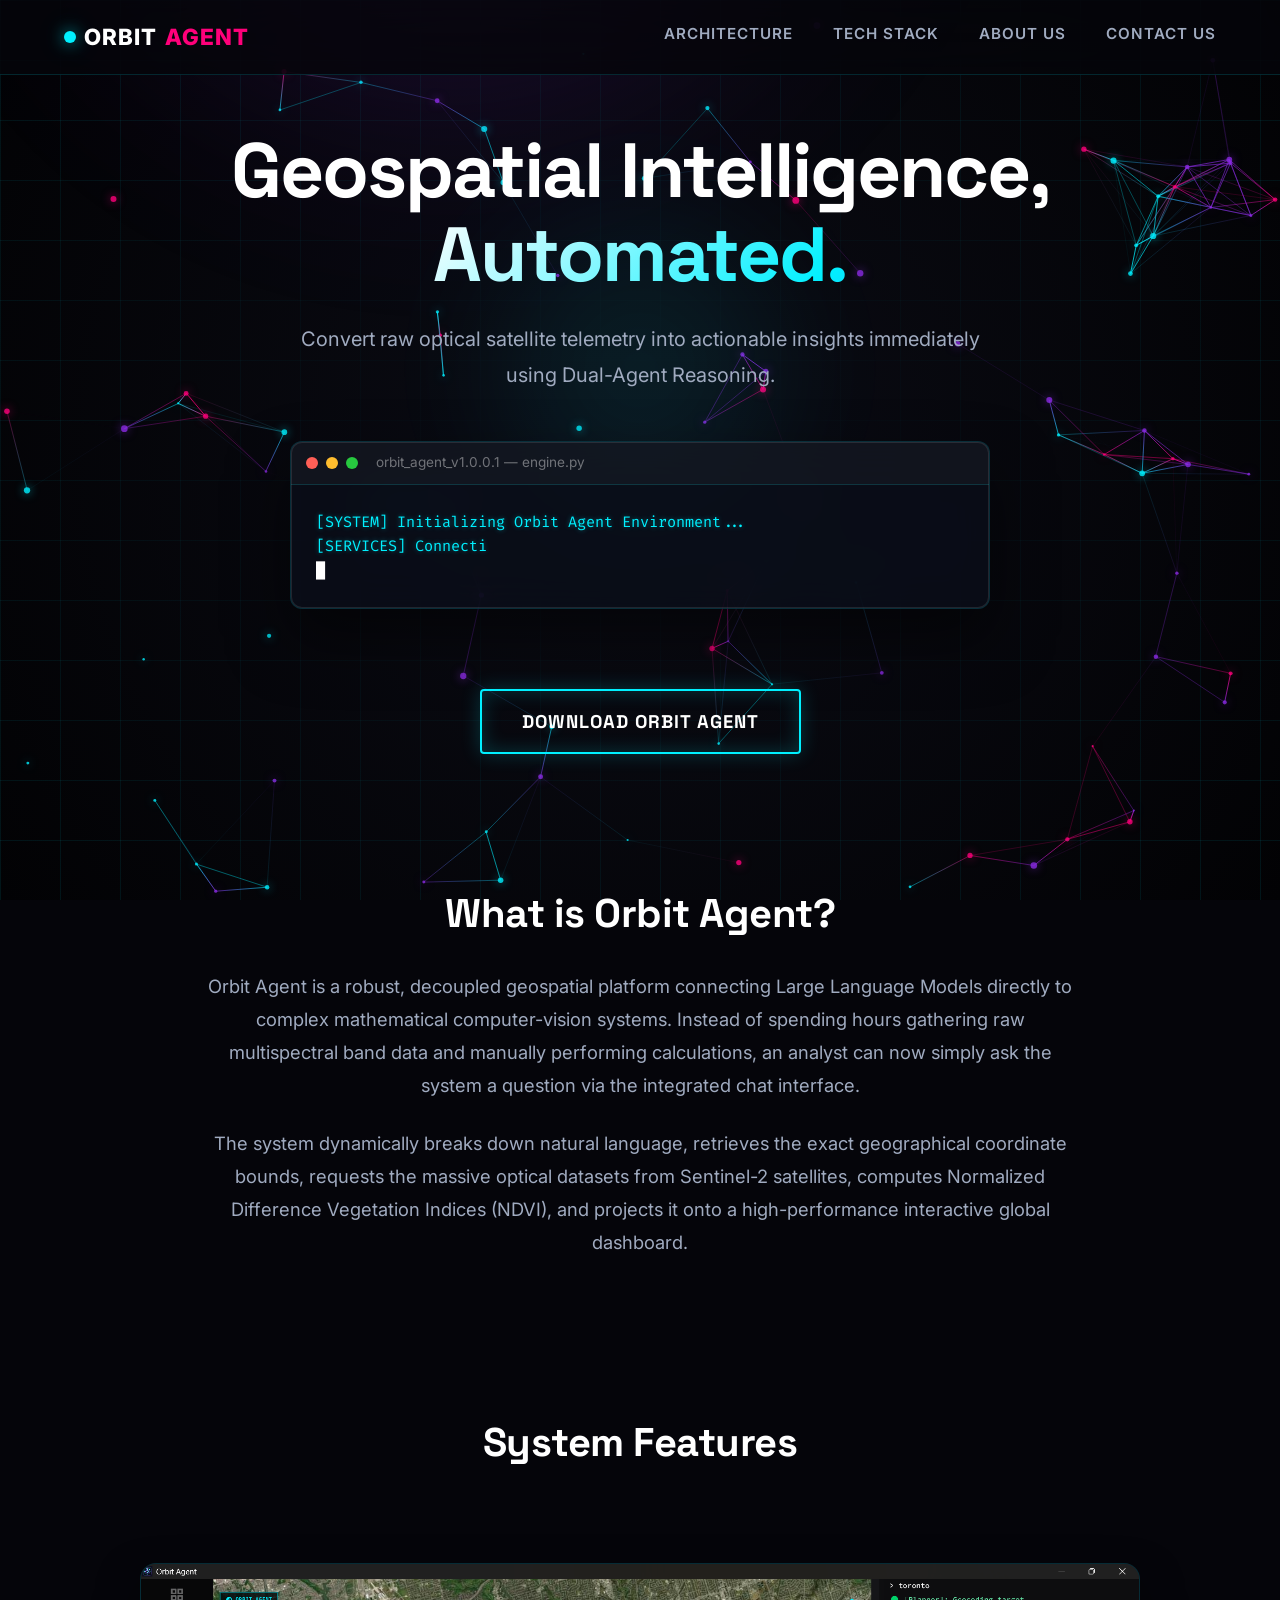
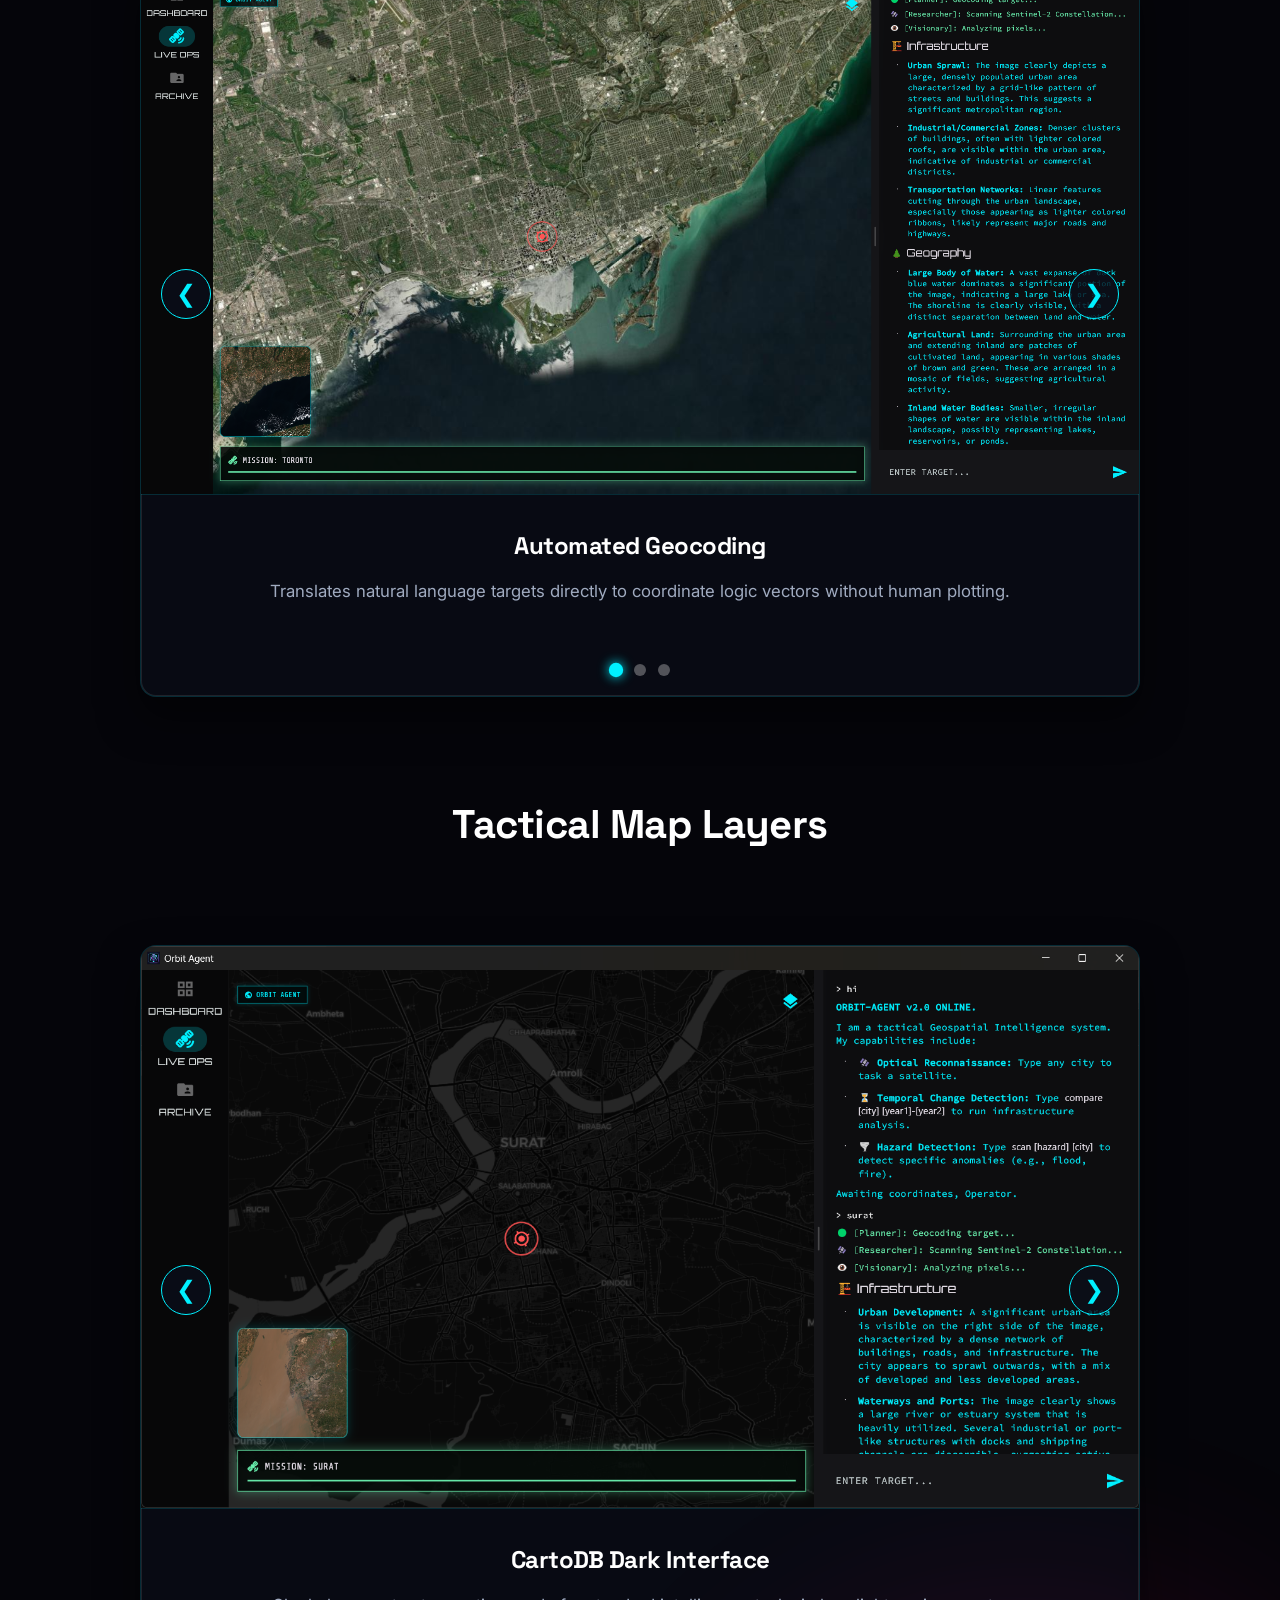
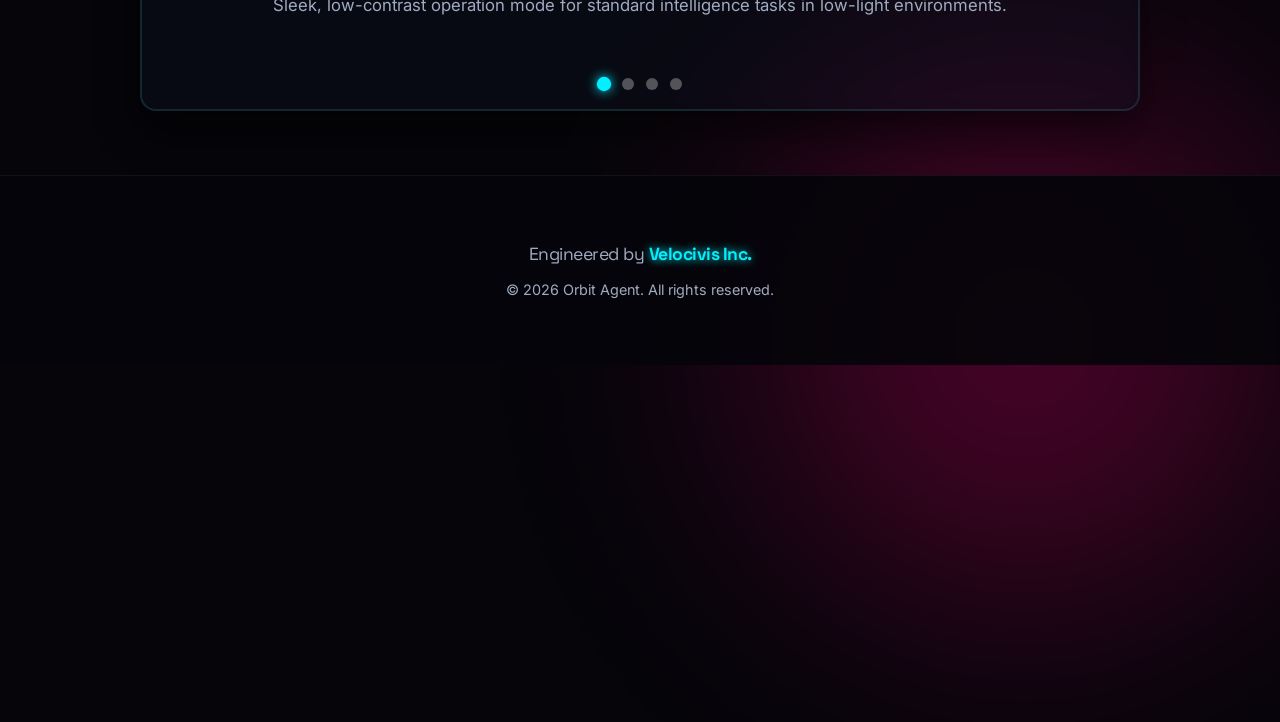
<file: index.html>
<!DOCTYPE html>
<html lang="en">

<head>
    <meta charset="UTF-8">
    <meta name="viewport" content="width=device-width, initial-scale=1.0">
    <meta name="description" content="Orbit Agent - Enterprise Geospatial Intelligence Automated.">
    <title>Orbit Agent | Geospatial Intelligence</title>
    <link rel="icon" type="image/png" href="assets/app_icon.png">

    <link
        href="https://fonts.googleapis.com/css2?family=Inter:wght@300;400;500;600;800&family=Space+Grotesk:wght@400;500;700;800&family=Fira+Code:wght@400;500&display=swap"
        rel="stylesheet">
    <link rel="stylesheet" href="css/global.css">
    <style>
        .hero {
            min-height: 80vh;
            display: flex;
            flex-direction: column;
            align-items: center;
            justify-content: center;
            text-align: center;
            position: relative;
            padding-top: 8rem;
        }

        @media (max-width: 768px) {
            .hero {
                padding-top: 12rem;
                min-height: 85vh;
            }
        }

        .hero-title {
            font-size: clamp(2.2rem, 6vw, 5rem);
            font-weight: 800;
            line-height: 1.1;
            margin-bottom: 1.5rem;
            letter-spacing: -2px;
        }

        .hero-subtitle {
            font-size: 1.25rem;
            color: var(--text-muted);
            max-width: 700px;
            margin: 0 auto 3rem;
            line-height: 1.8;
        }

        .pulse-core {
            position: absolute;
            top: 45%;
            left: 50%;
            transform: translate(-50%, -50%);
            width: 500px;
            height: 500px;
            background: radial-gradient(circle, var(--accent-cyan) 0%, transparent 60%);
            opacity: 0.1;
            filter: blur(50px);
            animation: pulse 4s infinite alternate;
            z-index: -1;
        }

        @keyframes pulse {
            0% {
                transform: translate(-50%, -50%) scale(1);
                opacity: 0.05;
            }

            100% {
                transform: translate(-50%, -50%) scale(1.3);
                opacity: 0.15;
            }
        }

        .terminal-container {
            margin-bottom: 4rem;
            width: 100%;
            max-width: 700px;
        }

        .terminal {
            background: rgba(10, 14, 25, 0.8);
            border: 1px solid var(--border-subtle);
            border-radius: 12px;
            text-align: left;
            overflow: hidden;
            box-shadow: var(--glass-border), 0 30px 60px rgba(0, 0, 0, 0.5);
            font-family: 'Fira Code', monospace;
            font-size: 0.95rem;
            backdrop-filter: blur(20px);
        }

        .term-header {
            background: rgba(255, 255, 255, 0.03);
            padding: 10px 15px;
            display: flex;
            gap: 8px;
            align-items: center;
            border-bottom: 1px solid var(--border-subtle);
        }

        .term-dot {
            width: 12px;
            height: 12px;
            border-radius: 50%;
        }

        .term-dot.r {
            background: #FF5F56;
        }

        .term-dot.y {
            background: #FFBD2E;
        }

        .term-dot.g {
            background: #27C93F;
        }

        .term-body {
            padding: 25px;
            color: var(--accent-cyan);
            min-height: 120px;
            text-shadow: 0 0 5px rgba(0, 240, 255, 0.4);
            line-height: 1.6;
        }

        .cursor-blink {
            animation: blink 1s step-end infinite;
            color: #fff;
            text-shadow: none;
        }

        .explanation-section {
            padding: 4rem 5%;
            max-width: 1000px;
            margin: 0 auto;
            text-align: center;
        }

        .explanation-section h2 {
            font-size: 2.5rem;
            margin-bottom: 1.5rem;
            color: #FFF;
        }

        .explanation-section p {
            font-size: 1.15rem;
            color: var(--text-muted);
            line-height: 1.8;
            margin-bottom: 1.5rem;
        }

        .carousel-container {
            position: relative;
            width: 90%;
            max-width: 1000px;
            margin: 4rem auto;
            overflow: hidden;
            border-radius: 16px;
            box-shadow: var(--glass-border), 0 20px 40px rgba(0, 0, 0, 0.5);
            background: rgba(10, 14, 26, 0.6);
            border: 1px solid var(--border-subtle);
            backdrop-filter: blur(10px);
        }

        .carousel-track {
            display: flex;
            transition: transform 0.6s cubic-bezier(0.25, 1, 0.5, 1);
        }

        .carousel-slide {
            flex: 0 0 100%;
            min-width: 100%;
            width: 100%;
            display: flex;
            flex-direction: column;
        }

        .carousel-slide img {
            width: 100%;
            height: auto;
            display: block;
            border-bottom: 1px solid var(--border-subtle);
        }

        .carousel-caption {
            padding: 2rem 2rem 4rem;
            text-align: center;
        }

        .carousel-caption h3 {
            font-size: 1.5rem;
            color: #FFF;
            margin-bottom: 0.8rem;
        }

        .carousel-caption p {
            font-size: 1.05rem;
            color: var(--text-muted);
            line-height: 1.6;
            max-width: 800px;
            margin: 0 auto;
        }

        .carousel-btn {
            position: absolute;
            top: 45%;
            transform: translateY(-50%);
            background: rgba(10, 14, 26, 0.8);
            border: 1px solid var(--accent-cyan);
            color: var(--accent-cyan);
            width: 50px;
            height: 50px;
            border-radius: 50%;
            cursor: pointer;
            font-size: 1.5rem;
            display: flex;
            align-items: center;
            justify-content: center;
            transition: all 0.3s;
            z-index: 10;
        }

        .carousel-btn:hover {
            background: var(--accent-cyan);
            color: #000;
            box-shadow: var(--neon-glow);
        }

        .carousel-btn.prev { left: 20px; }
        .carousel-btn.next { right: 20px; }

        .carousel-indicators {
            position: absolute;
            bottom: 20px;
            left: 50%;
            transform: translateX(-50%);
            display: flex;
            gap: 12px;
        }

        .carousel-indicators button {
            width: 12px;
            height: 12px;
            border-radius: 50%;
            background: rgba(255, 255, 255, 0.3);
            border: none;
            cursor: pointer;
            transition: all 0.3s;
        }

        .carousel-indicators button.active {
            background: var(--accent-cyan);
            box-shadow: 0 0 10px var(--accent-cyan);
            transform: scale(1.2);
        }

        @media (max-width: 768px) {
            .carousel-container {
                width: calc(100% - 2rem);
                margin: 2rem auto;
            }
            .carousel-btn {
                width: 35px;
                height: 35px;
                font-size: 1rem;
            }
            .carousel-btn.prev { left: 10px; }
            .carousel-btn.next { right: 10px; }
            .carousel-caption { padding: 1.5rem 1.5rem 3.5rem; }
            .carousel-caption h3 { font-size: 1.2rem; }
            .carousel-caption p { font-size: 0.95rem; }
        }
    </style>
</head>

<body>

    <div class="ambient-orb orb-1"></div>
    <div class="ambient-orb orb-2"></div>
    <canvas id="network-canvas"></canvas>
    <div class="grid-overlay"></div>

    <nav>
        <a href="index.html" class="logo">ORBIT<span> AGENT</span></a>
        <div class="nav-links">
            <a href="architecture.html">Architecture</a>
            <a href="stack.html">Tech Stack</a>
            <a href="about.html">About Us</a>
            <a href="contact.html">Contact Us</a>
        </div>
    </nav>

    <header class="hero container">
        <div class="pulse-core"></div>
        <h1 class="hero-title reveal cyber-font">Geospatial Intelligence, <br><span
                class="text-gradient">Automated.</span></h1>
        <p class="hero-subtitle reveal" style="transition-delay: 0.1s;">Convert raw optical satellite telemetry into
            actionable insights immediately using Dual-Agent Reasoning.</p>

        <div class="terminal-container reveal" style="transition-delay: 0.2s;">
            <div class="terminal">
                <div class="term-header">
                    <div class="term-dot r"></div>
                    <div class="term-dot y"></div>
                    <div class="term-dot g"></div>
                    <span
                        style="color: rgba(255,255,255,0.4); margin-left: 10px; font-size: 0.85rem; font-family: 'Inter', sans-serif;">orbit_agent_v1.0.0.1
                        — engine.py</span>
                </div>
                <div class="term-body" id="typed-text">
                    <span class="cursor-blink">█</span>
                </div>
            </div>
        </div>

        <a href="download.html" class="btn-primary reveal" style="transition-delay: 0.3s; margin-top: 1rem;">
            Download Orbit Agent
        </a>
    </header>

    <section class="explanation-section reveal">
        <h2 class="cyber-font">What is Orbit Agent?</h2>
        <p>Orbit Agent is a robust, decoupled geospatial platform connecting Large Language Models directly to complex
            mathematical computer-vision systems. Instead of spending hours gathering raw multispectral band data and
            manually performing calculations, an analyst can now simply ask the system a question via the integrated
            chat interface.</p>
        <p>The system dynamically breaks down natural language, retrieves the exact geographical coordinate bounds,
            requests the massive optical datasets from Sentinel-2 satellites, computes Normalized Difference Vegetation
            Indices (NDVI), and projects it onto a high-performance interactive global dashboard.</p>
    </section>

    <div class="explanation-section reveal" style="padding-bottom: 0;">
        <h2 class="cyber-font">System Features</h2>
    </div>
    <section class="carousel-container reveal" data-count="3">
        <div class="carousel-track">
            <div class="carousel-slide">
                <img src="assets/features/geocoding.png" alt="Geocoding Logic">
                <div class="carousel-caption">
                    <h3 class="cyber-font">Automated Geocoding</h3>
                    <p>Translates natural language targets directly to coordinate logic vectors without human plotting.</p>
                </div>
            </div>
            <div class="carousel-slide">
                <img src="assets/features/compare.png" alt="Compare Timeline">
                <div class="carousel-caption">
                    <h3 class="cyber-font">Dynamic Temporal Bounds</h3>
                    <p>Pull and computationally compare raw multi-spectral satellite imagery across designated historical timelines.</p>
                </div>
            </div>
            <div class="carousel-slide">
                <img src="assets/features/hazard alert.png" alt="Hazard Scanning">
                <div class="carousel-caption">
                    <h3 class="cyber-font">Anomaly Hazard Scanning</h3>
                    <p>Targeted visual inference optimized for planetary flood, fire, and infrastructure damage assessments.</p>
                </div>
            </div>
        </div>

        <button class="carousel-btn prev" aria-label="Previous Slide">&#10094;</button>
        <button class="carousel-btn next" aria-label="Next Slide">&#10095;</button>

        <div class="carousel-indicators">
            <button class="active" data-index="0" aria-label="Slide 1"></button>
            <button data-index="1" aria-label="Slide 2"></button>
            <button data-index="2" aria-label="Slide 3"></button>
        </div>
    </section>

    <div class="explanation-section reveal" style="padding-bottom: 0; padding-top: 2rem;">
        <h2 class="cyber-font">Tactical Map Layers</h2>
    </div>
    <section class="carousel-container reveal" data-count="4">
        <div class="carousel-track">
            <div class="carousel-slide">
                <img src="assets/Maps/darkmode.png" alt="CartoDB Dark">
                <div class="carousel-caption">
                    <h3 class="cyber-font">CartoDB Dark Interface</h3>
                    <p>Sleek, low-contrast operation mode for standard intelligence tasks in low-light environments.</p>
                </div>
            </div>
            <div class="carousel-slide">
                <img src="assets/Maps/streetview.png" alt="Voyager Street">
                <div class="carousel-caption">
                    <h3 class="cyber-font">Voyager Street Level</h3>
                    <p>Dense urban plotting utilizing Voyager systems for tracking infrastructure nodes and civic grids.</p>
                </div>
            </div>
            <div class="carousel-slide">
                <img src="assets/Maps/topographic.png" alt="OpenTopo Elevation">
                <div class="carousel-caption">
                    <h3 class="cyber-font">OpenTopo Terrain Mapping</h3>
                    <p>Detailed geographical terrain profiles optimal for elevation gradients and mountainous reconnaissance.</p>
                </div>
            </div>
            <div class="carousel-slide">
                <img src="assets/Maps/sattelite.png" alt="ArcGIS Satellite">
                <div class="carousel-caption">
                    <h3 class="cyber-font">Esri ArcGIS Imagery</h3>
                    <p>Raw, high-fidelity real-time optical base layers spanning the entire globe instantly.</p>
                </div>
            </div>
        </div>

        <button class="carousel-btn prev" aria-label="Previous Slide">&#10094;</button>
        <button class="carousel-btn next" aria-label="Next Slide">&#10095;</button>

        <div class="carousel-indicators">
            <button class="active" data-index="0" aria-label="Slide 1"></button>
            <button data-index="1" aria-label="Slide 2"></button>
            <button data-index="2" aria-label="Slide 3"></button>
            <button data-index="3" aria-label="Slide 4"></button>
        </div>
    </section>

    <footer>
        <p class="cyber-font" style="margin-bottom: 10px; font-size: 1.1rem;">Engineered by <span>Velocivis Inc.</span>
        </p>
        <p style="font-family: 'Inter', sans-serif; font-size: 0.9rem;">&copy; 2026 Orbit Agent. All rights reserved.
        </p>
    </footer>

    <script src="js/main.js"></script>
    <script>
        const logs = [
            "[SYSTEM] Initializing Orbit Agent Environment...",
            "[SERVICES] Connecting local TCP Bridge... ONLINE",
            "[AGENT] Validating Generative Core Context...",
            "[PROCESS] Awaiting natural language directives...",
            "[RENDER] Dashboard components ready."
        ];

        const termBody = document.getElementById('typed-text');
        if (termBody) {
            let lineIndex = 0; let charIndex = 0; let currentText = '';

            function typeWriter() {
                if (lineIndex < logs.length) {
                    if (charIndex < logs[lineIndex].length) {
                        currentText += logs[lineIndex].charAt(charIndex);
                        termBody.innerHTML = currentText + '<br><span class="cursor-blink">█</span>';
                        charIndex++;
                        setTimeout(typeWriter, 15);
                    } else {
                        currentText += '<br>'; lineIndex++; charIndex = 0;
                        setTimeout(typeWriter, 400);
                    }
                } else {
                    termBody.innerHTML = currentText + '<br><span style="color: #FFF; font-weight: 500;">> Ready.</span><span class="cursor-blink">█</span>';
                }
            }
            setTimeout(typeWriter, 800);
        }

        // Carousel Logic
        const carousels = document.querySelectorAll('.carousel-container');
        carousels.forEach((carousel) => {
            const track = carousel.querySelector('.carousel-track');
            if (track) {
                const nextButton = carousel.querySelector('.carousel-btn.next');
                const prevButton = carousel.querySelector('.carousel-btn.prev');
                const indicators = carousel.querySelectorAll('.carousel-indicators button');
                const slidesCount = parseInt(carousel.getAttribute('data-count'), 10) || 3;
                let currentSlide = 0;
                let carouselInterval;

                function updateCarousel(index) {
                    track.style.transform = `translateX(-${index * 100}%)`;
                    indicators.forEach(ind => ind.classList.remove('active'));
                    indicators[index].classList.add('active');
                    currentSlide = index;
                }

                function nextSlide() {
                    updateCarousel((currentSlide + 1) % slidesCount);
                }

                function prevSlide() {
                    updateCarousel((currentSlide - 1 + slidesCount) % slidesCount);
                }

                nextButton.addEventListener('click', () => { nextSlide(); resetInterval(); });
                prevButton.addEventListener('click', () => { prevSlide(); resetInterval(); });

                indicators.forEach((indicator, index) => {
                    indicator.addEventListener('click', () => {
                        updateCarousel(index);
                        resetInterval();
                    });
                });

                function startInterval() {
                    carouselInterval = setInterval(nextSlide, 5000);
                }

                function resetInterval() {
                    clearInterval(carouselInterval);
                    startInterval();
                }

                startInterval();
            }
        });
    </script>
</body>

</html>
</file>
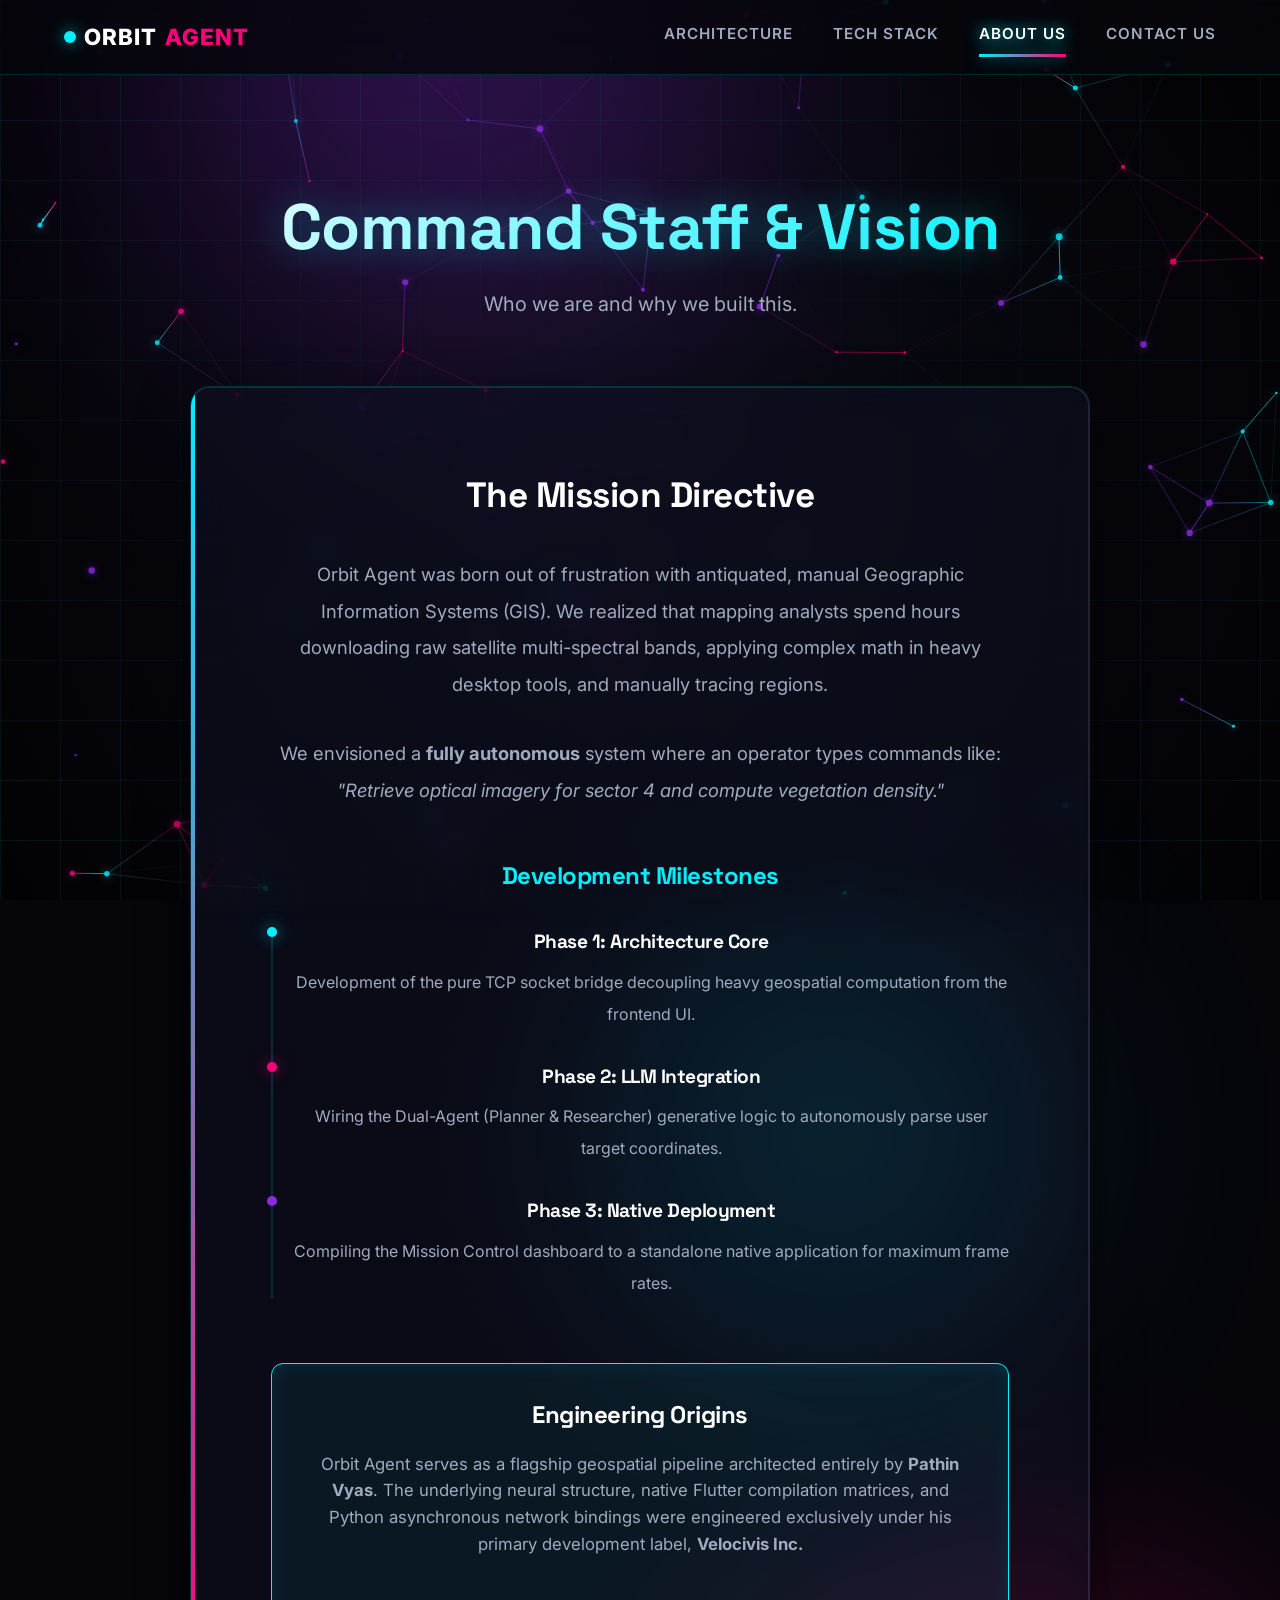
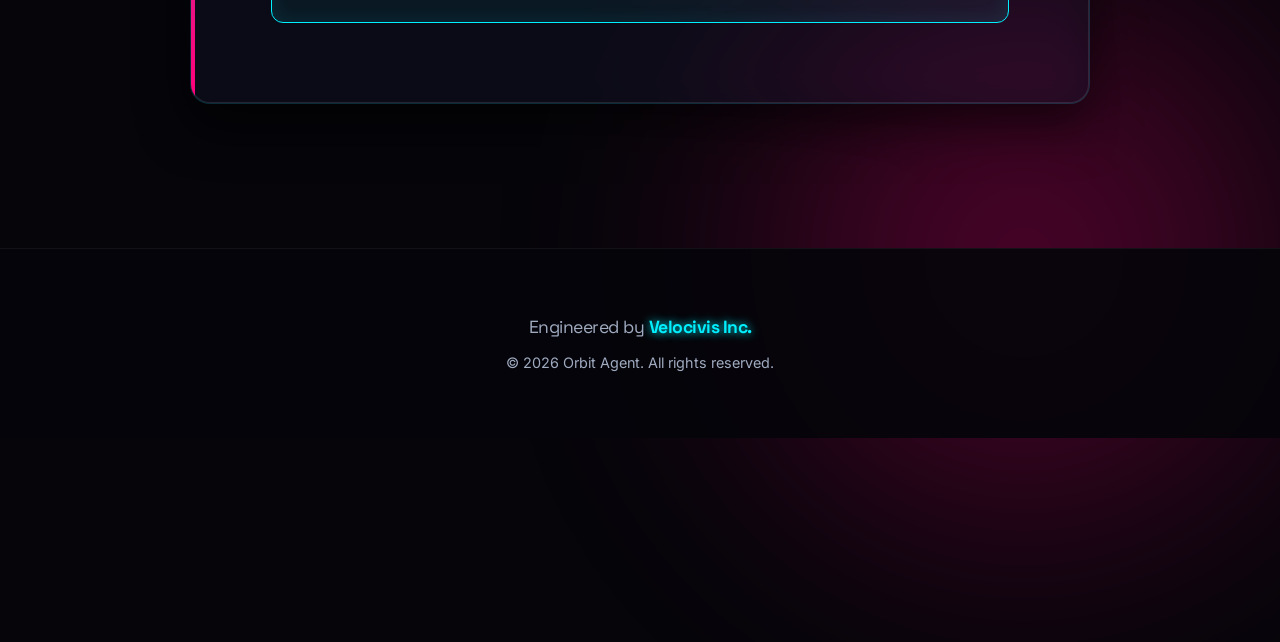
<file: about.html>
<!DOCTYPE html>
<html lang="en">
<head>
    <meta charset="UTF-8">
    <meta name="viewport" content="width=device-width, initial-scale=1.0">
    <meta name="description" content="Orbit Agent - Command Staff and Objective.">
    <title>Command Staff | Orbit Agent</title>
    
    <link href="https://fonts.googleapis.com/css2?family=Inter:wght@300;400;500;600;800&family=Space+Grotesk:wght@400;500;700;800&family=Fira+Code:wght@400;500&display=swap" rel="stylesheet">
    <link rel="stylesheet" href="css/global.css">
    <style>
        .about-card {
            background: var(--bg-panel); border: 1px solid var(--border-subtle); padding: 5rem; border-radius: 20px; 
            backdrop-filter: blur(20px); -webkit-backdrop-filter: blur(20px); box-shadow: var(--glass-border), 0 20px 50px rgba(0,0,0,0.6);
            max-width: 900px; margin: 0 auto 5rem; position: relative; overflow: hidden;
        }
        .about-card::before { content: ''; position: absolute; top: 0; left: 0; width: 4px; height: 100%; background: linear-gradient(to bottom, var(--accent-cyan), var(--accent-pink)); }
        
        .about-card p {
            font-size: 1.15rem; color: var(--text-muted); line-height: 2; margin-bottom: 2rem;
        }

        .team-grid { display: grid; grid-template-columns: repeat(auto-fit, minmax(250px, 1fr)); gap: 2rem; margin-top: 4rem; }
        .team-member { text-align: center; padding: 2rem; border-radius: 16px; background: rgba(5,5,10,0.5); border: 1px solid var(--border-subtle); transition: all 0.3s; }
        .team-member:hover { border-color: var(--accent-cyan); transform: translateY(-10px); box-shadow: var(--neon-glow); background: rgba(0,240,255,0.05); }
        .team-avatar { width: 120px; height: 120px; border-radius: 50%; margin: 0 auto 1.5rem; background: radial-gradient(circle, var(--accent-cyan), var(--accent-purple)); border: 3px solid rgba(255,255,255,0.1); box-shadow: 0 0 20px rgba(0,240,255,0.4); }
        .team-name { font-size: 1.5rem; color: var(--text-main); margin-bottom: 0.5rem; }
        .team-role { font-size: 1rem; color: var(--accent-pink); font-family: 'Fira Code', monospace; font-weight: 500; }
    </style>
</head>
<body>

    <div class="ambient-orb orb-1"></div>
    <div class="ambient-orb orb-2"></div>
    <div class="ambient-orb orb-3"></div>
    <canvas id="network-canvas"></canvas>
    <div class="grid-overlay"></div>

    <nav>
        <a href="index.html" class="logo">ORBIT<span> AGENT</span></a>
        <div class="nav-links">
            <a href="architecture.html">Architecture</a>
            <a href="stack.html">Tech Stack</a>
            <a href="about.html">About Us</a>
            <a href="contact.html">Contact Us</a>
        </div>
    </nav>

    <main class="container page-header">
        
        <h1 class="section-title reveal cyber-font text-gradient" style="font-size: 4rem;">Command Staff & Vision</h1>
        <p class="section-subtitle reveal">Who we are and why we built this.</p>

        <div class="about-card reveal radar-scan">
            <h2 class="cyber-font" style="font-size: 2.2rem; margin-bottom: 2rem; color: #FFF;">The Mission Directive</h2>
            <p>Orbit Agent was born out of frustration with antiquated, manual Geographic Information Systems (GIS). We realized that mapping analysts spend hours downloading raw satellite multi-spectral bands, applying complex math in heavy desktop tools, and manually tracing regions.</p>
            <p>We envisioned a <strong>fully autonomous</strong> system where an operator types commands like: <br><em>"Retrieve optical imagery for sector 4 and compute vegetation density."</em></p>
            
            <h3 class="cyber-font" style="font-size: 1.5rem; margin-top: 3rem; margin-bottom: 1.5rem; color: var(--accent-cyan);">Development Milestones</h3>
            <div style="border-left: 2px solid var(--border-subtle); padding-left: 20px; margin-top: 2rem;">
                <div style="position: relative; margin-bottom: 2rem;">
                    <div style="position: absolute; left: -26px; top: 0; width: 10px; height: 10px; background: var(--accent-cyan); border-radius: 50%; box-shadow: var(--neon-glow);"></div>
                    <h4 class="cyber-font" style="color: #FFF; font-size: 1.2rem;">Phase 1: Architecture Core</h4>
                    <p style="font-size: 1rem; margin-top: 0.5rem;">Development of the pure TCP socket bridge decoupling heavy geospatial computation from the frontend UI.</p>
                </div>
                <div style="position: relative; margin-bottom: 2rem;">
                    <div style="position: absolute; left: -26px; top: 0; width: 10px; height: 10px; background: var(--accent-pink); border-radius: 50%; box-shadow: var(--pink-glow);"></div>
                    <h4 class="cyber-font" style="color: #FFF; font-size: 1.2rem;">Phase 2: LLM Integration</h4>
                    <p style="font-size: 1rem; margin-top: 0.5rem;">Wiring the Dual-Agent (Planner & Researcher) generative logic to autonomously parse user target coordinates.</p>
                </div>
                <div style="position: relative;">
                    <div style="position: absolute; left: -26px; top: 0; width: 10px; height: 10px; background: var(--accent-purple); border-radius: 50%;"></div>
                    <h4 class="cyber-font" style="color: #FFF; font-size: 1.2rem;">Phase 3: Native Deployment</h4>
                    <p style="font-size: 1rem; margin-top: 0.5rem;">Compiling the Mission Control dashboard to a standalone native application for maximum frame rates.</p>
                </div>
        </div>
        
        <div style="margin-top: 4rem; padding: 2rem; background: rgba(0, 240, 255, 0.05); border: 1px solid var(--accent-cyan); border-radius: 12px; box-shadow: inset 0 0 20px rgba(0, 240, 255, 0.1);" class="reveal">
            <h3 class="cyber-font" style="font-size: 1.5rem; color: #FFF; margin-bottom: 1rem;">Engineering Origins</h3>
            <p style="color: var(--text-muted); line-height: 1.6; font-size: 1.05rem;">Orbit Agent serves as a flagship geospatial pipeline architected entirely by <strong>Pathin Vyas</strong>. The underlying neural structure, native Flutter compilation matrices, and Python asynchronous network bindings were engineered exclusively under his primary development label, <strong>Velocivis Inc.</strong></p>
        </div>
    </main>

    <footer>
        <p class="cyber-font" style="margin-bottom: 10px; font-size: 1.1rem;">Engineered by <span>Velocivis Inc.</span></p>
        <p style="font-family: 'Inter', sans-serif; font-size: 0.9rem;">&copy; 2026 Orbit Agent. All rights reserved.</p>
    </footer>

    <script src="js/main.js"></script>
</body>
</html>
</file>
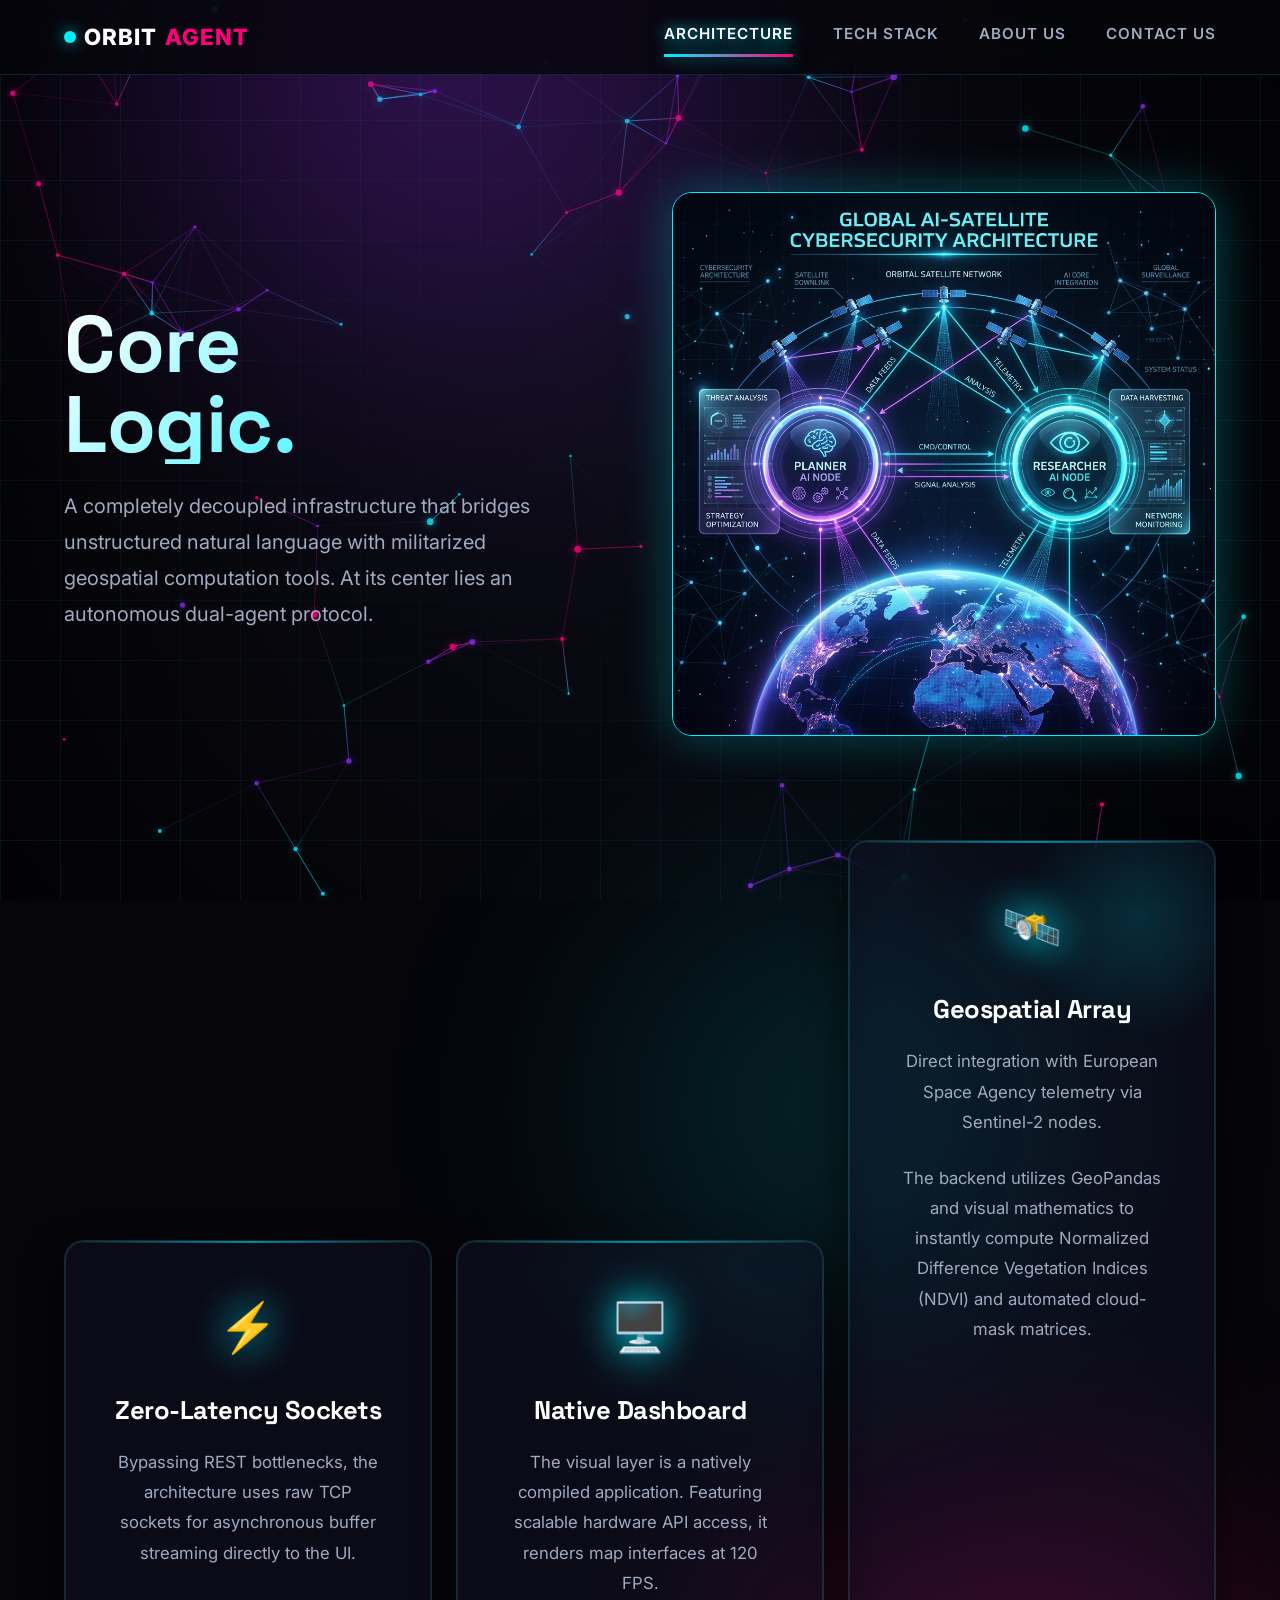
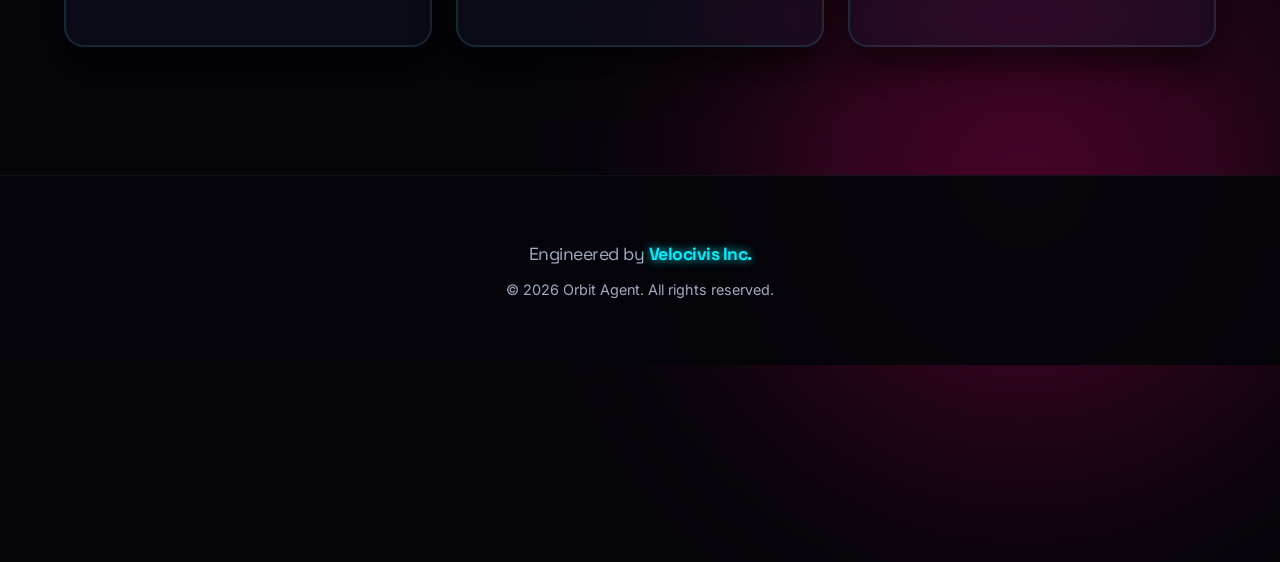
<file: architecture.html>
<!DOCTYPE html>
<html lang="en">
<head>
    <meta charset="UTF-8">
    <meta name="viewport" content="width=device-width, initial-scale=1.0">
    <meta name="description" content="Orbit Agent - System Architecture.">
    <title>Architecture | Orbit Agent</title>
    
    <link href="https://fonts.googleapis.com/css2?family=Inter:wght@300;400;500;600;800&family=Space+Grotesk:wght@400;500;700;800&family=Fira+Code:wght@400;500&display=swap" rel="stylesheet">
    <link rel="stylesheet" href="css/global.css">
    <style>
        .split-layout { display: flex; align-items: center; gap: 4rem; margin-bottom: 6rem; }
        .split-text { flex: 1; }
        .split-image { flex: 1; text-align: center; position: relative; }
        
        .hero-img { 
            width: 100%; max-width: 600px; border-radius: 20px; 
            box-shadow: 0 0 50px rgba(0, 240, 255, 0.3), var(--glass-border);
            border: 1px solid var(--accent-cyan);
            animation: floatImage 6s ease-in-out infinite;
        }
        @keyframes floatImage { 0%, 100% { transform: translateY(0); } 50% { transform: translateY(-20px); } }

        .bento-grid { display: grid; grid-template-columns: repeat(3, 1fr); gap: 1.5rem; perspective: 1200px; auto-rows: minmax(280px, auto); margin-bottom: 4rem; }
        .card-wide { grid-column: span 2; }
        .card-tall { grid-row: span 2; }

        .feature-icon { font-size: 3rem; margin-bottom: 1.5rem; transform: translateZ(40px); display: inline-block; filter: drop-shadow(0 0 20px var(--accent-cyan)); }
        .glass-card h3 { font-size: 1.6rem; margin-bottom: 1rem; transform: translateZ(25px); color: var(--text-main); }
        .glass-card p { color: var(--text-muted); font-size: 1.05rem; transform: translateZ(15px); line-height: 1.8; }
        
        .card-wide::after { content: ''; position: absolute; bottom: -50px; right: -50px; width: 250px; height: 250px; background: radial-gradient(circle, rgba(255, 0, 122, 0.15) 0%, transparent 70%); border-radius: 50%; pointer-events: none; }
        .card-tall::after { content: ''; position: absolute; top: -50px; right: -50px; width: 250px; height: 250px; background: radial-gradient(circle, rgba(0, 240, 255, 0.15) 0%, transparent 70%); border-radius: 50%; pointer-events: none; }

        @media (max-width: 1000px) {
            .split-layout { flex-direction: column; }
            .bento-grid { grid-template-columns: 1fr; }
            .card-wide, .card-tall { grid-column: span 1; grid-row: span 1; }
        }
    </style>
</head>
<body>

    <div class="ambient-orb orb-1"></div>
    <div class="ambient-orb orb-2"></div>
    <div class="ambient-orb orb-3"></div>
    <canvas id="network-canvas"></canvas>
    <div class="grid-overlay"></div>

    <nav>
        <a href="index.html" class="logo">ORBIT<span> AGENT</span></a>
        <div class="nav-links">
            <a href="architecture.html">Architecture</a>
            <a href="stack.html">Tech Stack</a>
            <a href="about.html">About Us</a>
            <a href="contact.html">Contact Us</a>
        </div>
    </nav>

    <main class="container page-header">
        
        <div class="split-layout reveal">
            <div class="split-text">
                <h1 class="cyber-font text-gradient" style="font-size: 5rem; line-height: 1; margin-bottom: 1.5rem; text-align: left;">Core <br>Logic.</h1>
                <p style="font-size: 1.25rem; color: var(--text-muted); line-height: 1.8; text-align: left; max-width: 500px;">
                    A completely decoupled infrastructure that bridges unstructured natural language with militarized geospatial computation tools. At its center lies an autonomous dual-agent protocol.
                </p>
            </div>
            <div class="split-image">
                <!-- Using the generated image from assets -->
                <img src="assets/orbit_architecture.png" alt="Orbit Agent Architecture Diagram" class="hero-img hover-target">
            </div>
        </div>

        <div class="bento-grid">
            <div class="glass-card card-wide reveal" data-tilt>
                <div class="feature-icon">🧠</div>
                <h3 class="cyber-font">Dual-Agent Reasoning (Python)</h3>
                <p>The intelligence core is powered by isolated LLM state machines. The <b>Planner Agent</b> acts as the commander, parsing user directives to determine intent. It delegates extraction to the <b>Researcher Agent</b>, parsing pure text into executable geospatial coordinates.</p>
            </div>

            <div class="glass-card card-tall reveal" data-tilt style="transition-delay: 0.1s;">
                <div class="feature-icon">🛰️</div>
                <h3 class="cyber-font">Geospatial Array</h3>
                <p>Direct integration with European Space Agency telemetry via Sentinel-2 nodes.</p>
                <br>
                <p>The backend utilizes GeoPandas and visual mathematics to instantly compute Normalized Difference Vegetation Indices (NDVI) and automated cloud-mask matrices.</p>
            </div>

            <div class="glass-card reveal" data-tilt style="transition-delay: 0.2s;">
                <div class="feature-icon">⚡</div>
                <h3 class="cyber-font">Zero-Latency Sockets</h3>
                <p>Bypassing REST bottlenecks, the architecture uses raw TCP sockets for asynchronous buffer streaming directly to the UI.</p>
            </div>

            <div class="glass-card reveal" data-tilt>
                <div class="feature-icon">🖥️</div>
                <h3 class="cyber-font">Native Dashboard</h3>
                <p>The visual layer is a natively compiled application. Featuring scalable hardware API access, it renders map interfaces at 120 FPS.</p>
            </div>
        </div>
    </main>

    <footer>
        <p class="cyber-font" style="margin-bottom: 10px; font-size: 1.1rem;">Engineered by <span>Velocivis Inc.</span></p>
        <p style="font-family: 'Inter', sans-serif; font-size: 0.9rem;">&copy; 2026 Orbit Agent. All rights reserved.</p>
    </footer>

    <script src="js/main.js"></script>
</body>
</html>
</file>
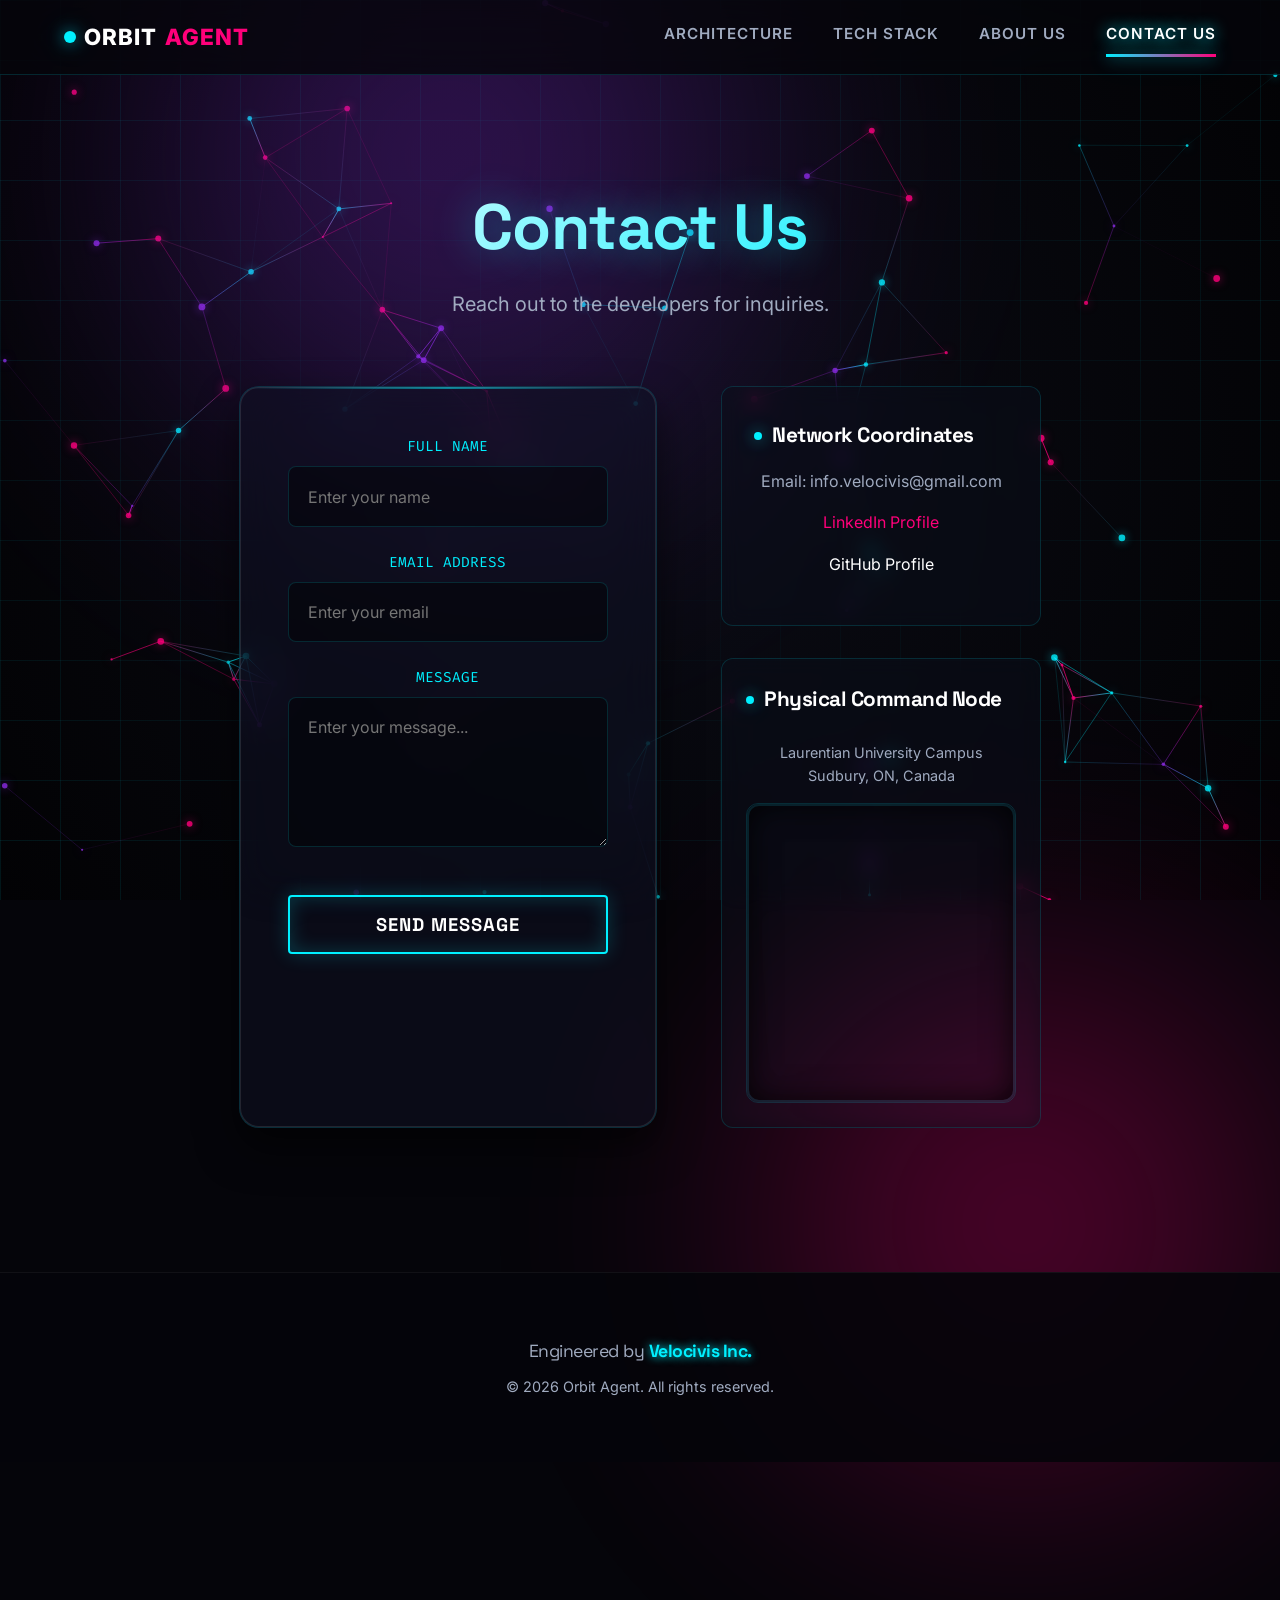
<file: contact.html>
<!DOCTYPE html>
<html lang="en">

<head>
    <meta charset="UTF-8">
    <meta name="viewport" content="width=device-width, initial-scale=1.0">
    <meta name="description" content="Orbit Agent - Contact and Location Map.">
    <title>Secure Uplink | Orbit Agent</title>

    <link
        href="https://fonts.googleapis.com/css2?family=Inter:wght@300;400;500;600;800&family=Space+Grotesk:wght@400;500;700;800&family=Fira+Code:wght@400;500&display=swap"
        rel="stylesheet">
    <link rel="stylesheet" href="css/global.css">
    <style>
        .contact-layout {
            display: flex;
            gap: 4rem;
            max-width: 1200px;
            margin: 0 auto 5rem;
        }

        .contact-form-container {
            flex: 1;
        }

        .contact-info-container {
            flex: 1;
            display: flex;
            flex-direction: column;
            gap: 2rem;
        }

        .form-group {
            margin-bottom: 1.5rem;
        }

        .form-group label {
            display: block;
            font-family: 'Fira Code', monospace;
            font-size: 0.9rem;
            color: var(--accent-cyan);
            margin-bottom: 0.5rem;
            text-transform: uppercase;
        }

        .form-control {
            width: 100%;
            padding: 1.2rem;
            background: rgba(0, 0, 0, 0.4);
            border: 1px solid var(--border-subtle);
            border-radius: 8px;
            color: var(--text-main);
            font-family: 'Inter', sans-serif;
            font-size: 1rem;
            transition: all 0.3s;
        }

        .form-control:focus {
            outline: none;
            border-color: var(--accent-pink);
            box-shadow: 0 0 20px rgba(255, 0, 122, 0.3);
            background: rgba(255, 0, 122, 0.05);
        }

        textarea.form-control {
            resize: vertical;
            min-height: 150px;
        }

        .info-card {
            background: rgba(10, 14, 26, 0.5);
            border: 1px solid var(--border-subtle);
            border-radius: 12px;
            padding: 2rem;
            backdrop-filter: blur(10px);
        }

        .info-title {
            font-family: 'Space Grotesk';
            font-size: 1.3rem;
            margin-bottom: 1rem;
            color: #FFF;
            display: flex;
            align-items: center;
            gap: 10px;
        }

        .info-title::before {
            content: '';
            width: 8px;
            height: 8px;
            background: var(--accent-cyan);
            border-radius: 50%;
            box-shadow: var(--neon-glow);
        }

        .info-text {
            color: var(--text-muted);
            font-size: 1rem;
            line-height: 1.6;
            margin-bottom: 1rem;
            display: block;
            text-decoration: none;
            transition: color 0.3s;
        }

        .info-text:hover {
            color: var(--accent-cyan);
        }

        .map-container {
            width: 100%;
            height: 300px;
            border-radius: 12px;
            overflow: hidden;
            border: 1px solid var(--border-subtle);
            position: relative;
        }

        .map-container iframe {
            width: 100%;
            height: 100%;
            border: none;
            filter: invert(90%) hue-rotate(180deg) contrast(120%);
        }

        .map-overlay {
            position: absolute;
            inset: 0;
            pointer-events: none;
            border: 2px solid rgba(0, 240, 255, 0.1);
            box-shadow: inset 0 0 30px rgba(0, 0, 0, 0.8);
            border-radius: 12px;
        }

        @media (max-width: 900px) {
            .contact-layout {
                flex-direction: column;
            }
        }
    </style>
</head>

<body>

    <div class="ambient-orb orb-1"></div>
    <div class="ambient-orb orb-2"></div>
    <canvas id="network-canvas"></canvas>
    <div class="grid-overlay"></div>

    <nav>
        <a href="index.html" class="logo">ORBIT<span> AGENT</span></a>
        <div class="nav-links">
            <a href="architecture.html">Architecture</a>
            <a href="stack.html">Tech Stack</a>
            <a href="about.html">About Us</a>
            <a href="contact.html">Contact Us</a>
        </div>
    </nav>

    <main class="container page-header">
        <h1 class="section-title reveal cyber-font text-gradient" style="font-size: 4rem;">Contact Us</h1>
        <p class="section-subtitle reveal">Reach out to the developers for inquiries.</p>

        <div class="contact-layout reveal">
            <div class="glass-card contact-form-container">
                <form action="#" method="POST" onsubmit="event.preventDefault(); alert('Message successfully sent.');">
                    <div class="form-group">
                        <label>Full Name</label>
                        <input type="text" class="form-control" placeholder="Enter your name" required>
                    </div>
                    <div class="form-group">
                        <label>Email Address</label>
                        <input type="email" class="form-control" placeholder="Enter your email" required>
                    </div>
                    <div class="form-group">
                        <label>Message</label>
                        <textarea class="form-control" placeholder="Enter your message..." required></textarea>
                    </div>
                    <button type="submit" class="btn-primary"
                        style="width: 100%; justify-content: center; margin-top: 1rem;">
                        Send Message
                    </button>
                </form>
            </div>

            <div class="contact-info-container">
                <div class="info-card">
                    <h3 class="info-title">Network Coordinates</h3>
                    <a href="mailto:info.velocivis@gmail.com" class="info-text">Email: info.velocivis@gmail.com</a>
                    <a href="https://linkedin.com/in/pathinvyas" target="_blank" class="info-text"
                        style="color: var(--accent-pink);">LinkedIn Profile</a>
                    <a href="https://github.com/pathinvyas" target="_blank" class="info-text"
                        style="color: var(--text-main);">GitHub Profile</a>
                </div>

                <div class="info-card" style="padding: 1.5rem;">
                    <h3 class="info-title" style="margin-bottom: 1.5rem;">Physical Command Node</h3>
                    <p class="info-text" style="font-size: 0.9rem;">Laurentian University Campus<br>Sudbury, ON, Canada
                    </p>
                    <div class="map-container hover-target">
                        <iframe
                            src="https://www.google.com/maps/embed?pb=!1m18!1m12!1m3!1d10926.216345914197!2d-80.98595503460883!3d46.46747124976451!2m3!1f0!2f0!3f0!3m2!1i1024!2i768!4f13.1!3m3!1m2!1s0x4d2effeaca4ef3cf%3A0xe7bdc35c602bd715!2sLaurentian%20University!5e0!3m2!1sen!2sca!4v1714578132943!5m2!1sen!2sca"
                            allowfullscreen="" loading="lazy" referrerpolicy="no-referrer-when-downgrade"></iframe>
                        <div class="map-overlay"></div>
                    </div>
                </div>
            </div>
        </div>
    </main>

    <footer>
        <p class="cyber-font" style="margin-bottom: 10px; font-size: 1.1rem;">Engineered by <span>Velocivis Inc.</span>
        </p>
        <p style="font-family: 'Inter', sans-serif; font-size: 0.9rem;">&copy; 2026 Orbit Agent. All rights reserved.
        </p>
    </footer>

    <script src="js/main.js"></script>
</body>

</html>
</file>
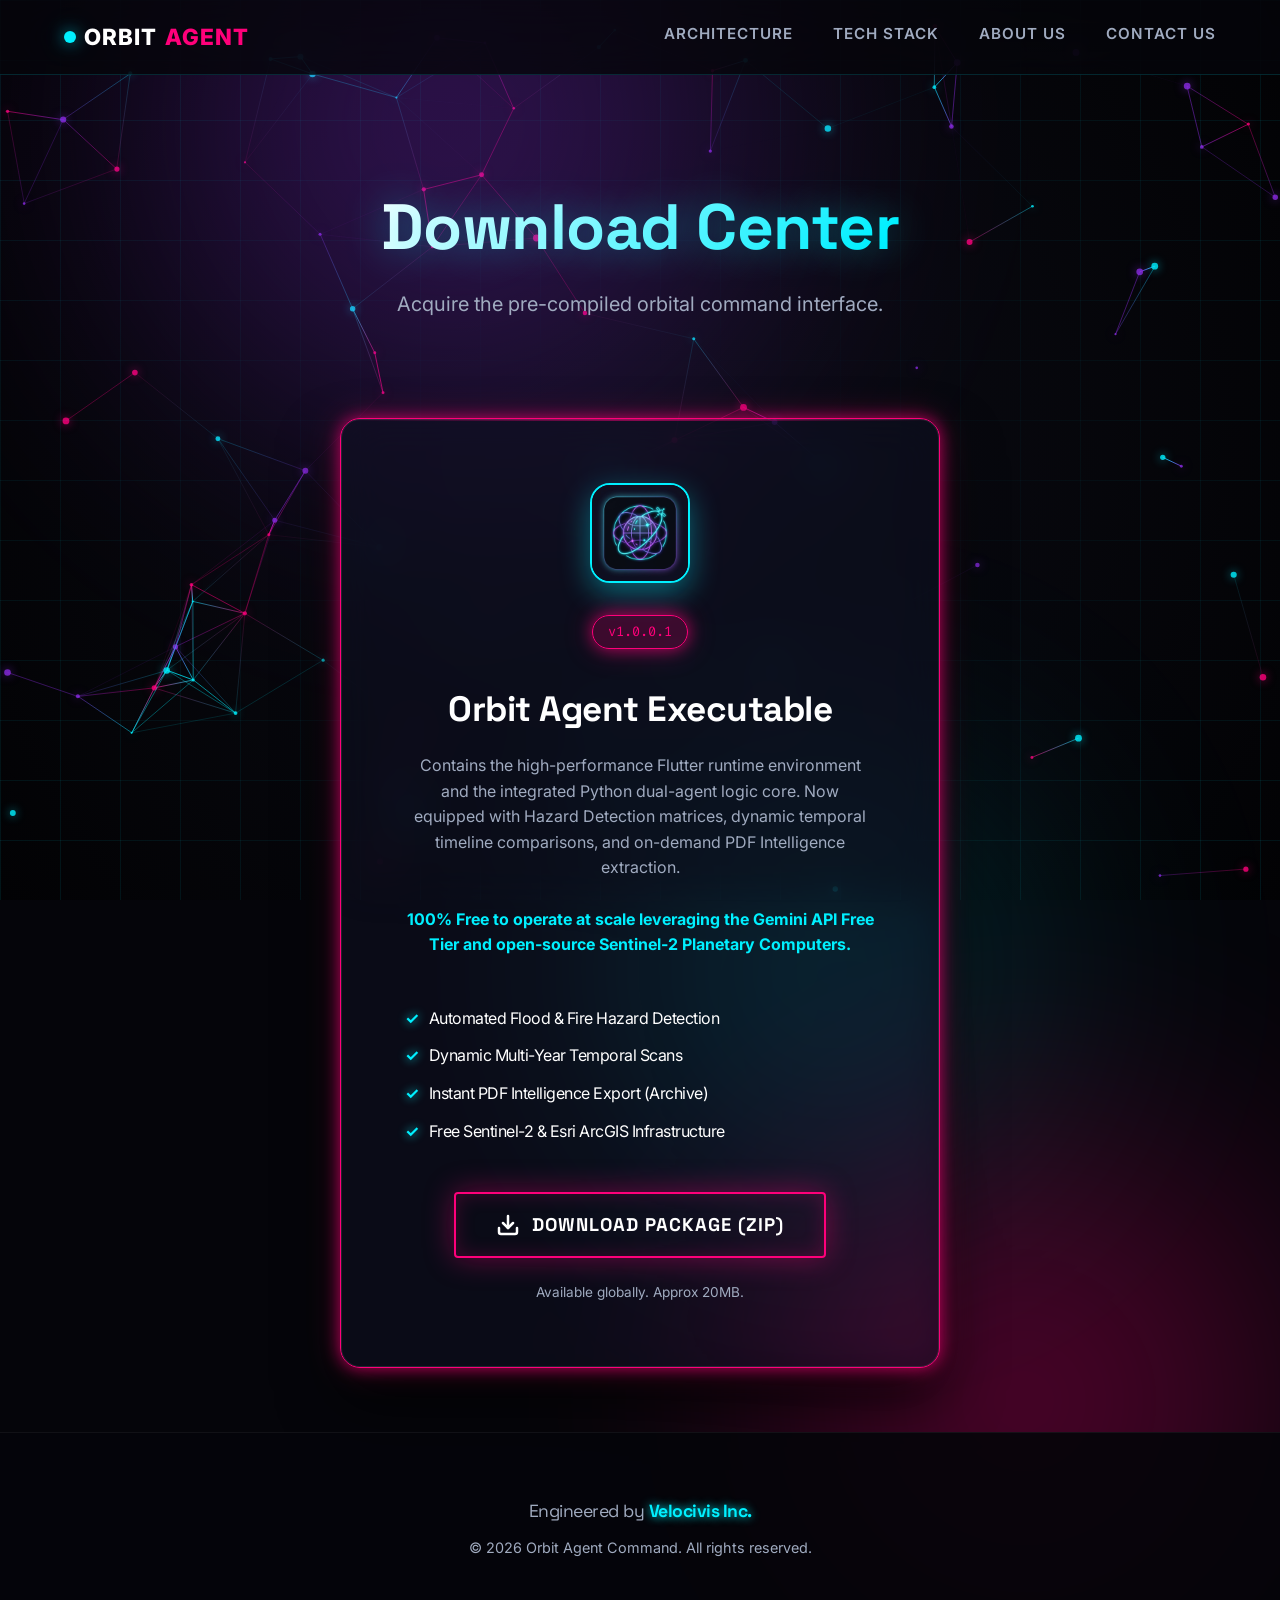
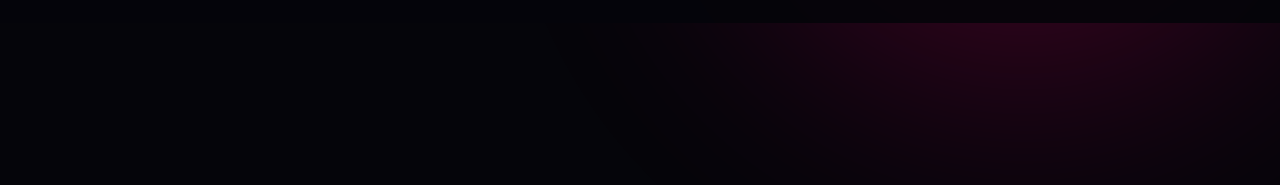
<file: download.html>
<!DOCTYPE html>
<html lang="en">
<head>
    <meta charset="UTF-8">
    <meta name="viewport" content="width=device-width, initial-scale=1.0">
    <meta name="description" content="Orbit Agent - Download the executable mission control.">
    <title>Download Hub | Orbit Agent</title>
    <link rel="icon" type="image/png" href="assets/app_icon.png">
    
    <link href="https://fonts.googleapis.com/css2?family=Inter:wght@300;400;500;600;800&family=Space+Grotesk:wght@400;500;700;800&family=Fira+Code:wght@400;500&display=swap" rel="stylesheet">
    <link rel="stylesheet" href="css/global.css">
    <style>
        .download-hub { display: flex; flex-direction: column; align-items: center; justify-content: center; min-height: 70vh; }
        .download-card { max-width: 600px; text-align: center; padding: 4rem; margin-top: 2rem; border-color: var(--accent-pink); box-shadow: var(--pink-glow), var(--glass-border), 0 30px 60px rgba(0,0,0,0.8); }
        .download-card::before { background: linear-gradient(90deg, transparent, var(--accent-pink), transparent); }
        .version-badge { display: inline-block; padding: 5px 15px; background: rgba(255, 0, 122, 0.2); border: 1px solid var(--accent-pink); border-radius: 50px; color: var(--accent-pink); font-family: 'Fira Code', monospace; font-size: 0.85rem; margin-bottom: 2rem; box-shadow: var(--pink-glow); }
        
        .spec-list { text-align: left; margin: 3rem 0; font-family: 'Inter', sans-serif; color: var(--text-main); font-size: 1rem; }
        .spec-list li { margin-bottom: 12px; display: flex; align-items: center; gap: 10px; }
        .spec-list li::before { content: '✓'; color: var(--accent-cyan); font-weight: bold; text-shadow: 0 0 10px var(--accent-cyan); }

        .btn-download { border-color: var(--accent-pink); box-shadow: inset 0 0 20px rgba(255, 0, 122, 0.2), 0 0 30px rgba(255, 0, 122, 0.4); }
        .btn-download::before { background: linear-gradient(90deg, transparent, rgba(255, 0, 122, 0.4), transparent); }
        .btn-download:hover { background: rgba(255, 0, 122, 0.1); border-color: var(--accent-cyan); box-shadow: inset 0 0 30px rgba(0, 240, 255, 0.4), 0 0 40px rgba(0, 240, 255, 0.6); }

        .sub-text { margin-top: 1.5rem; font-size: 0.85rem; color: var(--text-muted); }
    </style>
</head>
<body>

    <div class="ambient-orb orb-1"></div>
    <div class="ambient-orb orb-2"></div>
    <div class="ambient-orb orb-3"></div>
    <canvas id="network-canvas"></canvas>
    <div class="grid-overlay"></div>

    <nav>
        <a href="index.html" class="logo">ORBIT<span> AGENT</span></a>
        <div class="nav-links">
            <a href="architecture.html">Architecture</a>
            <a href="stack.html">Tech Stack</a>
            <a href="about.html">About Us</a>
            <a href="contact.html">Contact Us</a>
        </div>
    </nav>

    <main class="container page-header download-hub">
        <h1 class="section-title reveal cyber-font text-gradient">Download Center</h1>
        <p class="section-subtitle reveal">Acquire the pre-compiled orbital command interface.</p>

        <div class="glass-card download-card reveal hover-target" style="transition-delay: 0.1s;">
            <div style="text-align: center; margin-bottom: 1.5rem;">
                <img src="assets/app_icon.png" alt="Orbit Agent App Icon" style="width: 100px; height: 100px; border-radius: 20px; box-shadow: 0 10px 30px rgba(0,240,255,0.4); border: 2px solid var(--accent-cyan); display: inline-block;">
            </div>
            <div class="version-badge">v1.0.0.1</div>
            <h2 class="cyber-font" style="font-size: 2.2rem; margin-bottom: 1rem; color: #FFF;">Orbit Agent Executable</h2>
            <p style="color: var(--text-muted); line-height: 1.6;">Contains the high-performance Flutter runtime environment and the integrated Python dual-agent logic core. Now equipped with Hazard Detection matrices, dynamic temporal timeline comparisons, and on-demand PDF Intelligence extraction.<br><br><span style="color: var(--accent-cyan);"><b>100% Free to operate at scale leveraging the Gemini API Free Tier and open-source Sentinel-2 Planetary Computers.</b></span></p>
            
            <ul class="spec-list cyber-font">
                <li>Automated Flood & Fire Hazard Detection</li>
                <li>Dynamic Multi-Year Temporal Scans</li>
                <li>Instant PDF Intelligence Export (Archive)</li>
                <li>Free Sentinel-2 & Esri ArcGIS Infrastructure</li>
            </ul>

            <a href="OrbitAgent.zip" download class="btn-primary btn-download">
                <svg width="24" height="24" viewBox="0 0 24 24" fill="none" stroke="currentColor" stroke-width="2.5" stroke-linecap="round" stroke-linejoin="round"><path d="M21 15v4a2 2 0 0 1-2 2H5a2 2 0 0 1-2-2v-4"></path><polyline points="7 10 12 15 17 10"></polyline><line x1="12" y1="15" x2="12" y2="3"></line></svg>
                Download Package (ZIP)
            </a>
            <div class="sub-text">Available globally. Approx 20MB.</div>
        </div>
    </main>

    <footer>
        <p class="cyber-font" style="margin-bottom: 10px; font-size: 1.1rem;">Engineered by <span>Velocivis Inc.</span></p>
        <p style="font-family: 'Inter', sans-serif; font-size: 0.9rem;">&copy; 2026 Orbit Agent Command. All rights reserved.</p>
    </footer>

    <script src="js/main.js"></script>
</body>
</html>
</file>
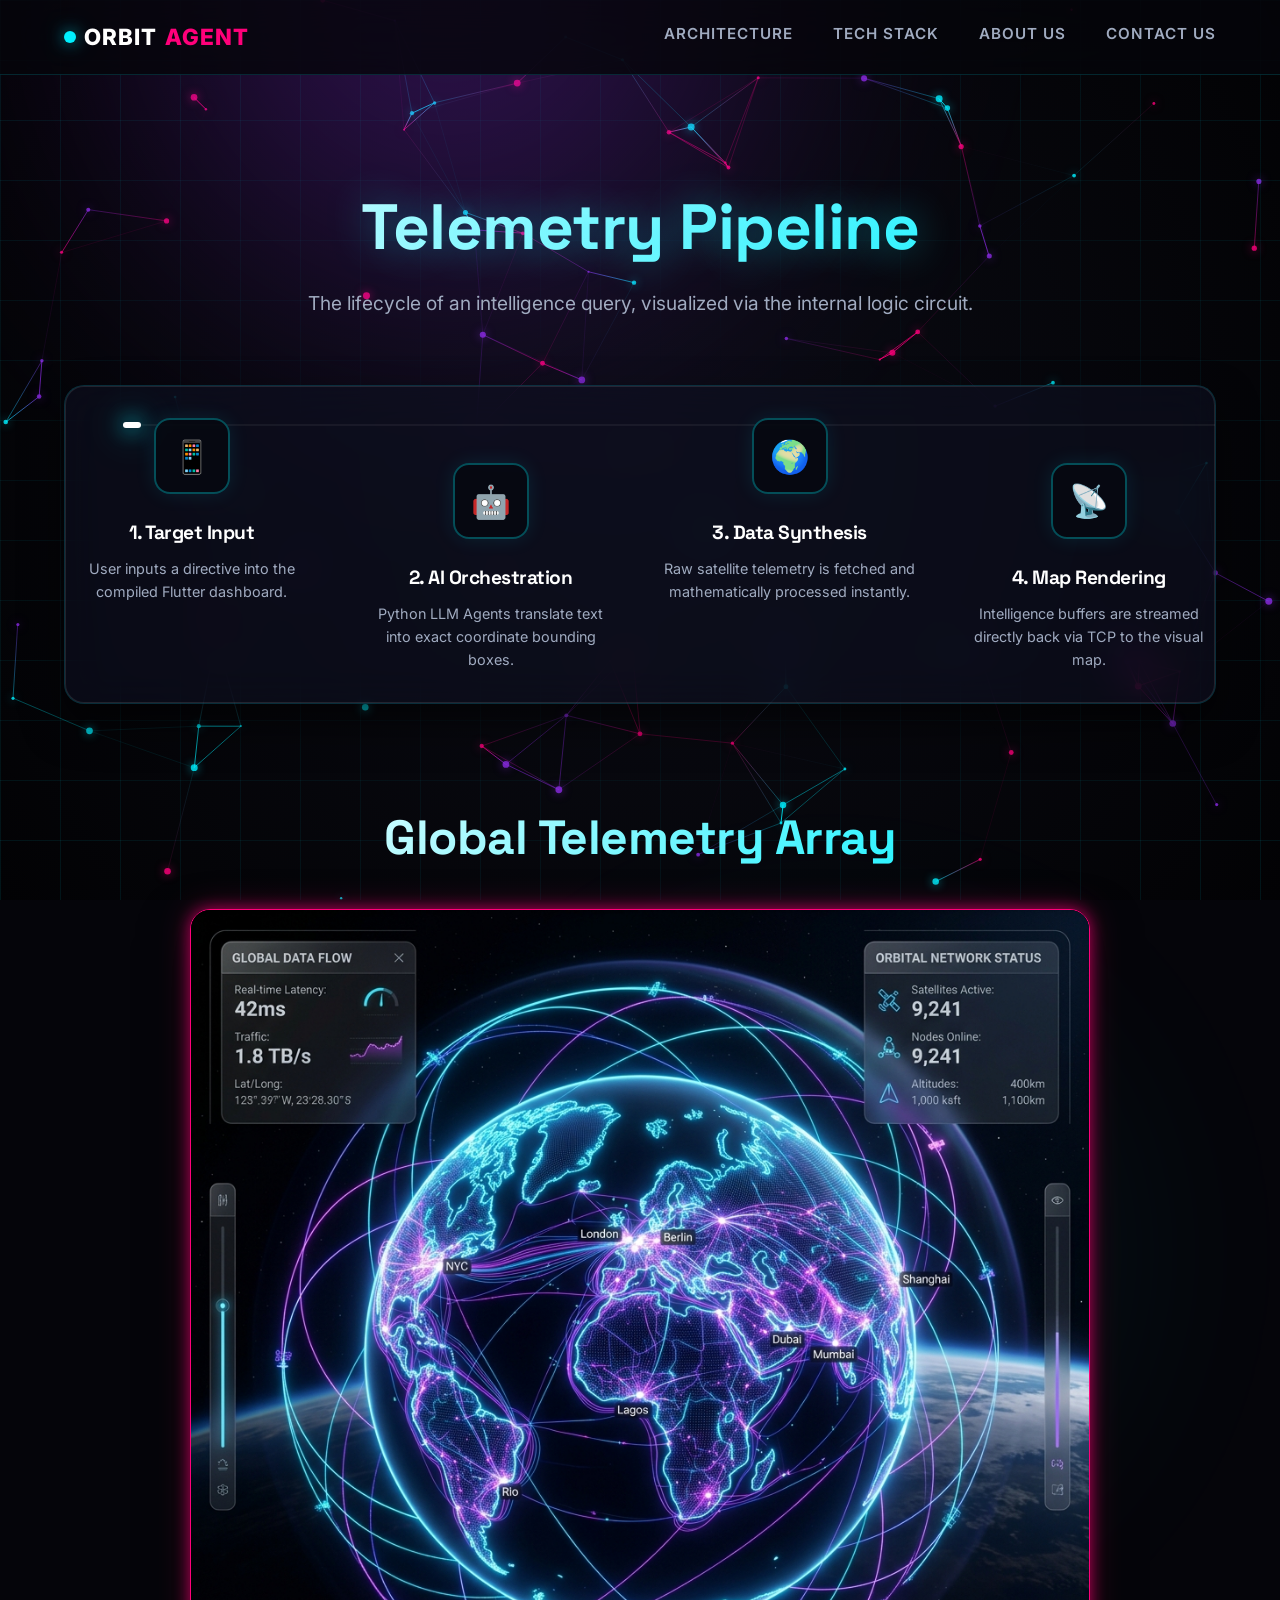
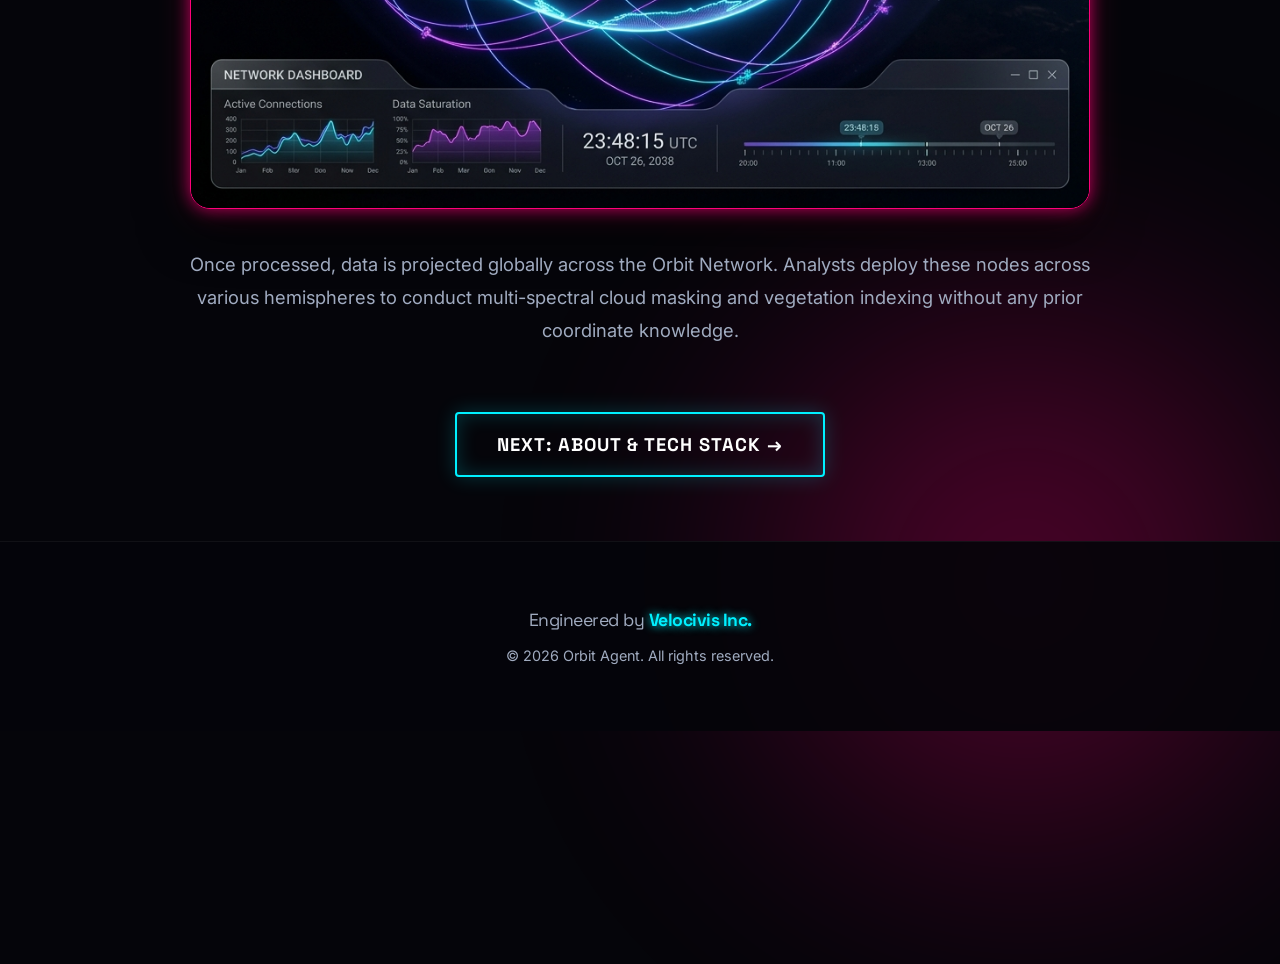
<file: pipeline.html>
<!DOCTYPE html>
<html lang="en">
<head>
    <meta charset="UTF-8">
    <meta name="viewport" content="width=device-width, initial-scale=1.0">
    <meta name="description" content="Orbit Agent - Telemetry Pipeline. The lifecycle of an intelligence query.">
    <title>Telemetry Pipeline | Orbit Agent</title>
    
    <link href="https://fonts.googleapis.com/css2?family=Inter:wght@300;400;500;600&family=Space+Grotesk:wght@400;500;700&family=Fira+Code:wght@400;500&display=swap" rel="stylesheet">
    <link rel="stylesheet" href="css/global.css">
    <style>
        /* --- GRAPHICAL PIPELINE SPECIFIC STYLES --- */
        .circuit-pipeline { display: flex; justify-content: space-between; align-items: flex-start; position: relative; margin-top: 4rem; padding: 2rem 0; margin-bottom: 5rem; }
        .circuit-pipeline::before { content: ''; position: absolute; top: 38px; left: 5%; right: 5%; height: 2px; background: rgba(255, 255, 255, 0.1); z-index: 0; }
        
        .data-packet {
            position: absolute; top: 36px; left: 5%; width: 18px; height: 6px;
            background: var(--text-main); border-radius: 5px; box-shadow: 0 0 20px var(--accent-cyan), 0 0 40px var(--accent-cyan);
            z-index: 1; animation: transmitData 4s cubic-bezier(0.4, 0, 0.2, 1) infinite;
        }
        @keyframes transmitData { 0% { left: 5%; opacity: 0; } 10% { opacity: 1; } 90% { opacity: 1; } 100% { left: 95%; opacity: 0; } }

        .circuit-node { width: 22%; display: flex; flex-direction: column; align-items: center; text-align: center; position: relative; z-index: 2; }
        .node-icon {
            width: 76px; height: 76px; background: rgba(5,8,15,0.8); border: 2px solid rgba(0,240,255,0.3); border-radius: 16px;
            display: flex; align-items: center; justify-content: center; font-size: 2rem; margin-bottom: 1.5rem;
            box-shadow: 0 0 20px rgba(0, 240, 255, 0.1); backdrop-filter: blur(5px); transition: all 0.3s ease;
        }
        .circuit-node:hover .node-icon { transform: translateY(-5px) scale(1.05); box-shadow: 0 10px 30px rgba(0, 240, 255, 0.5); border-color: var(--accent-cyan); background: rgba(0, 240, 255, 0.1); }
        .circuit-node h3 { font-size: 1.2rem; margin-bottom: 0.5rem; color: var(--text-main); }
        .circuit-node p { font-size: 0.9rem; color: var(--text-muted); line-height: 1.6; }

        @media (max-width: 900px) {
            .circuit-pipeline { flex-direction: column; align-items: center; gap: 4rem; }
            .circuit-pipeline::before { top: 0; bottom: 0; left: 50%; width: 2px; height: 100%; right: auto; margin-left: -1px; }
            .data-packet { top: 0; left: calc(50% - 3px); width: 6px; height: 18px; animation: transmitDataVertical 4s cubic-bezier(0.4, 0, 0.2, 1) infinite; }
            @keyframes transmitDataVertical { 0% { top: 0%; opacity: 0; } 10% { opacity: 1; } 90% { opacity: 1; } 100% { top: 100%; opacity: 0; } }
            .circuit-node { width: 100%; max-width: 320px; }
        }
    </style>
</head>
<body>

    <div class="ambient-orb orb-1"></div>
    <div class="ambient-orb orb-2"></div>
    <div class="ambient-orb orb-3"></div>
    <canvas id="network-canvas"></canvas>
    <div class="grid-overlay"></div>

    <nav>
        <a href="index.html" class="logo">ORBIT<span> AGENT</span></a>
        <div class="nav-links">
            <a href="architecture.html">Architecture</a>
            <a href="stack.html">Tech Stack</a>
            <a href="about.html">About Us</a>
            <a href="contact.html">Contact Us</a>
        </div>
    </nav>

    <main class="container page-header">
        <h1 class="section-title reveal cyber-font text-gradient" style="font-size: 4rem;">Telemetry Pipeline</h1>
        <p class="section-subtitle reveal" style="font-size: 1.2rem;">The lifecycle of an intelligence query, visualized via the internal logic circuit.</p>

        <div class="circuit-pipeline reveal glass-card">
            <div class="data-packet"></div>

            <div class="circuit-node">
                <div class="node-icon">📱</div>
                <h3 class="cyber-font">1. Target Input</h3>
                <p>User inputs a directive into the compiled Flutter dashboard.</p>
            </div>
            <div class="circuit-node" style="margin-top: 45px;">
                <div class="node-icon">🤖</div>
                <h3 class="cyber-font">2. AI Orchestration</h3>
                <p>Python LLM Agents translate text into exact coordinate bounding boxes.</p>
            </div>
            <div class="circuit-node">
                <div class="node-icon">🌍</div>
                <h3 class="cyber-font">3. Data Synthesis</h3>
                <p>Raw satellite telemetry is fetched and mathematically processed instantly.</p>
            </div>
            <div class="circuit-node" style="margin-top: 45px;">
                <div class="node-icon">📡</div>
                <h3 class="cyber-font">4. Map Rendering</h3>
                <p>Intelligence buffers are streamed directly back via TCP to the visual map.</p>
            </div>
        </div>

        <div class="reveal" style="margin-top: 6rem; text-align: center; max-width: 900px; margin-inline: auto;">
            <h2 class="cyber-font text-gradient" style="font-size: 3rem; margin-bottom: 2rem;">Global Telemetry Array</h2>
            <img src="assets/global_map.png" alt="Global Threat Telemetry Map" style="width: 100%; border-radius: 20px; border: 1px solid var(--accent-pink); box-shadow: var(--pink-glow), 0 20px 50px rgba(0,0,0,0.8); margin-bottom: 2rem;">
            <p style="font-size: 1.15rem; color: var(--text-muted); line-height: 1.8;">
                Once processed, data is projected globally across the Orbit Network. Analysts deploy these nodes across various hemispheres to conduct multi-spectral cloud masking and vegetation indexing without any prior coordinate knowledge.
            </p>
        </div>

        <div class="reveal" style="margin-top: 4rem; text-align: center;">
            <a href="about.html" class="btn-primary hover-target">Next: About & Tech Stack &rarr;</a>
        </div>
    </main>

    <footer>
        <p class="cyber-font" style="margin-bottom: 10px; font-size: 1.1rem;">Engineered by <span>Velocivis Inc.</span></p>
        <p style="font-family: 'Inter', sans-serif; font-size: 0.9rem;">&copy; 2026 Orbit Agent. All rights reserved.</p>
    </footer>

    <script src="js/main.js"></script>
</body>
</html>
</file>
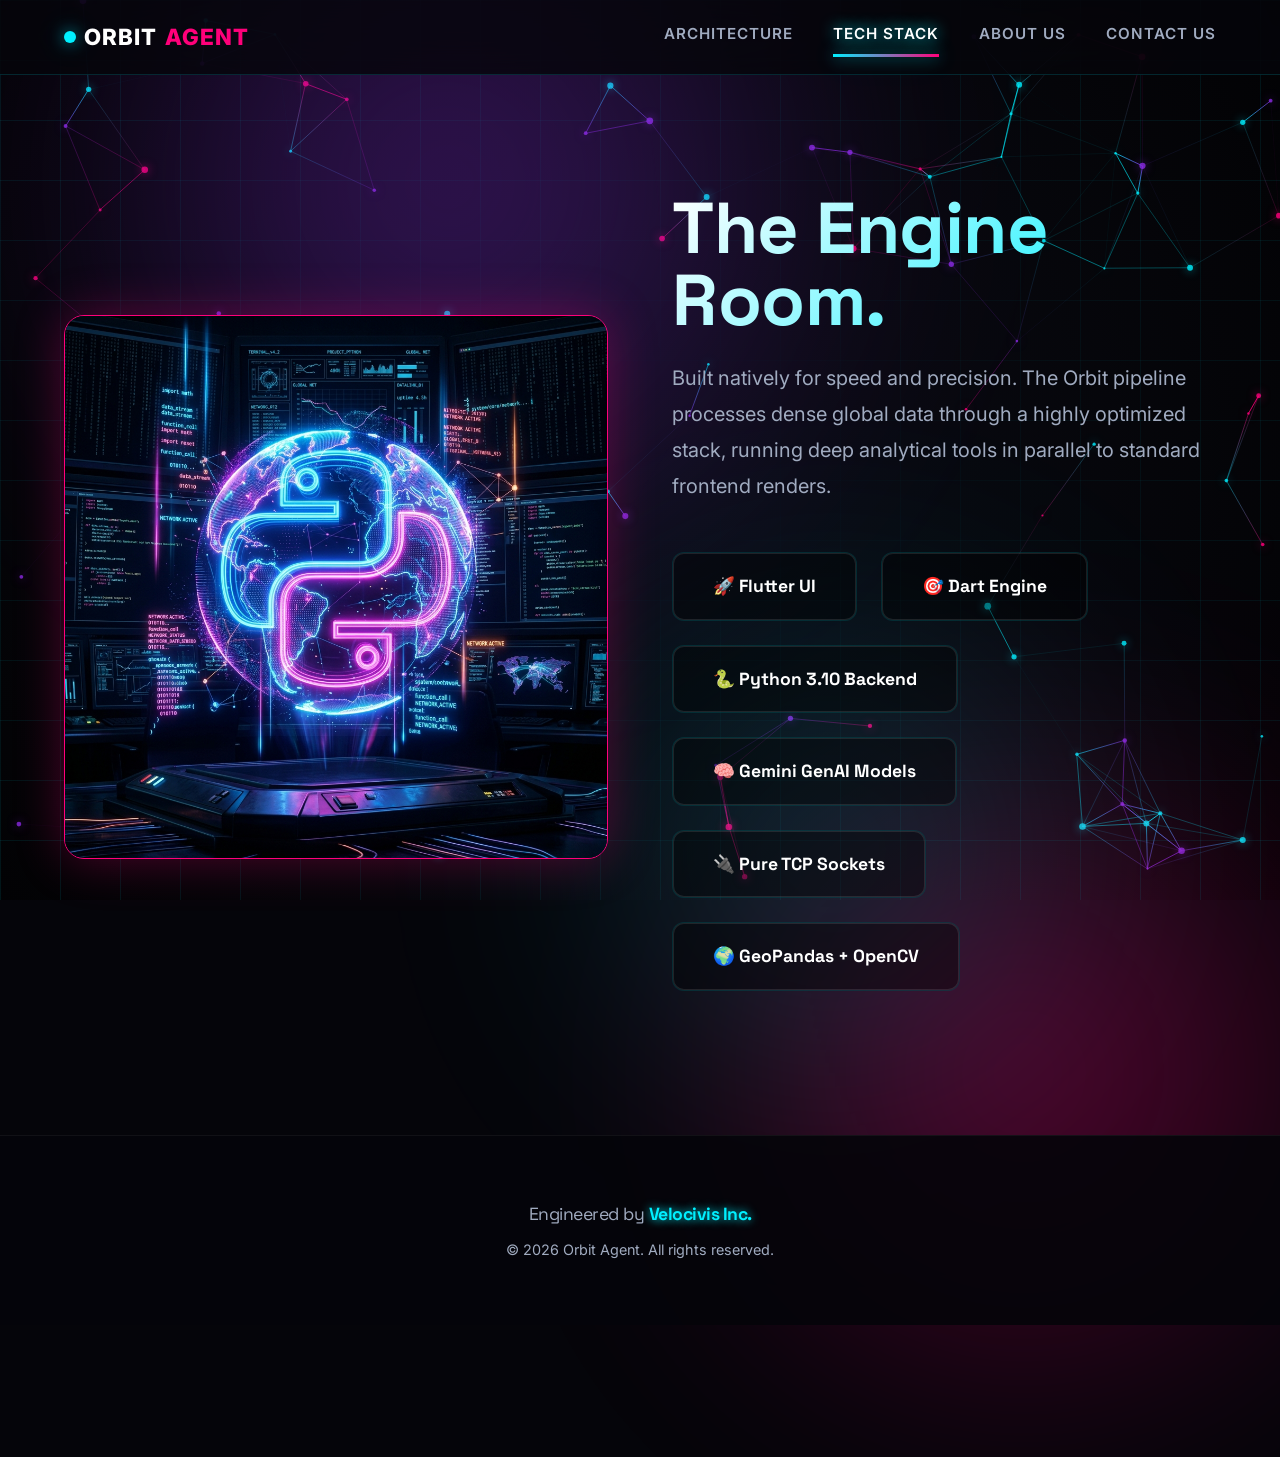
<file: stack.html>
<!DOCTYPE html>
<html lang="en">
<head>
    <meta charset="UTF-8">
    <meta name="viewport" content="width=device-width, initial-scale=1.0">
    <meta name="description" content="Orbit Agent - Tech Stack and Components.">
    <title>Tech Stack | Orbit Agent</title>
    
    <link href="https://fonts.googleapis.com/css2?family=Inter:wght@300;400;500;600;800&family=Space+Grotesk:wght@400;500;700;800&family=Fira+Code:wght@400;500&display=swap" rel="stylesheet">
    <link rel="stylesheet" href="css/global.css">
    <style>
        .split-layout { display: flex; align-items: center; gap: 4rem; margin-bottom: 5rem; flex-direction: row-reverse; }
        .split-text { flex: 1; text-align: left; }
        .split-image { flex: 1; text-align: center; position: relative; }
        
        .hero-img { 
            width: 100%; max-width: 550px; border-radius: 20px; 
            box-shadow: 0 0 50px rgba(255, 0, 122, 0.3), var(--glass-border);
            border: 1px solid var(--accent-pink);
            animation: floatImage 5s ease-in-out infinite alternate;
        }
        @keyframes floatImage { 0% { transform: translateY(0) scale(1); } 100% { transform: translateY(-15px) scale(1.02); } }

        .stack-grid { display: flex; flex-wrap: wrap; gap: 1.5rem; justify-content: flex-start; margin-top: 3rem; }
        .tech-tag {
            padding: 1.2rem 2.5rem; background: rgba(0, 0, 0, 0.4); border: 1px solid var(--border-subtle);
            border-radius: 12px; font-family: 'Space Grotesk'; font-size: 1.1rem; font-weight: 700; display: flex; align-items: center; gap: 12px;
            transition: all 0.4s cubic-bezier(0.16, 1, 0.3, 1); box-shadow: var(--glass-border); position: relative; overflow: hidden;
        }
        .tech-tag::before { content: ''; position: absolute; inset: 0; background: linear-gradient(135deg, rgba(0,240,255,0.2), rgba(255,0,122,0.2)); opacity: 0; transition: opacity 0.3s; z-index: -1; }
        .tech-tag:hover { border-color: var(--accent-cyan); color: #FFF; transform: translateY(-5px); box-shadow: var(--neon-glow); }
        .tech-tag:hover::before { opacity: 1; }

        @media (max-width: 1000px) {
            .split-layout { flex-direction: column; }
            .stack-grid { justify-content: center; }
            .split-text { text-align: center; }
        }
    </style>
</head>
<body>

    <div class="ambient-orb orb-1"></div>
    <div class="ambient-orb orb-2"></div>
    <div class="ambient-orb orb-3"></div>
    <canvas id="network-canvas"></canvas>
    <div class="grid-overlay"></div>

    <nav>
        <a href="index.html" class="logo">ORBIT<span> AGENT</span></a>
        <div class="nav-links">
            <a href="architecture.html">Architecture</a>
            <a href="stack.html">Tech Stack</a>
            <a href="about.html">About Us</a>
            <a href="contact.html">Contact Us</a>
        </div>
    </nav>

    <main class="container page-header">
        
        <div class="split-layout reveal">
            <div class="split-text">
                <h1 class="cyber-font text-gradient" style="font-size: 4.5rem; line-height: 1; margin-bottom: 1.5rem;">The Engine <br>Room.</h1>
                <p style="font-size: 1.25rem; color: var(--text-muted); line-height: 1.8; max-width: 600px;">
                    Built natively for speed and precision. The Orbit pipeline processes dense global data through a highly optimized stack, running deep analytical tools in parallel to standard frontend renders.
                </p>

                <div class="stack-grid">
                    <div class="tech-tag hover-target">🚀 Flutter UI</div>
                    <div class="tech-tag hover-target">🎯 Dart Engine</div>
                    <div class="tech-tag hover-target">🐍 Python 3.10 Backend</div>
                    <div class="tech-tag hover-target">🧠 Gemini GenAI Models</div>
                    <div class="tech-tag hover-target">🔌 Pure TCP Sockets</div>
                    <div class="tech-tag hover-target">🌍 GeoPandas + OpenCV</div>
                </div>
            </div>
            
            <div class="split-image">
                <!-- Generated Visual for Stack -->
                <img src="assets/tech_stack.png" alt="Tech Stack Hologram Diagram" class="hero-img hover-target">
            </div>
        </div>
        
    </main>

    <footer>
        <p class="cyber-font" style="margin-bottom: 10px; font-size: 1.1rem;">Engineered by <span>Velocivis Inc.</span></p>
        <p style="font-family: 'Inter', sans-serif; font-size: 0.9rem;">&copy; 2026 Orbit Agent. All rights reserved.</p>
    </footer>

    <script src="js/main.js"></script>
</body>
</html>
</file>
<file: css/global.css>
:root {
    --bg-deep: #05050A;
    --bg-panel: rgba(15, 18, 35, 0.55);
    --accent-cyan: #00F0FF;
    --accent-pink: #FF007A;
    --accent-purple: #8A2BE2;
    --text-main: #FFFFFF;
    --text-muted: #A0ABC0;
    --border-subtle: rgba(0, 240, 255, 0.15);
    --glass-border: inset 0 0 0 1px rgba(255, 255, 255, 0.1);
    --neon-glow: 0 0 15px rgba(0, 240, 255, 0.6), 0 0 30px rgba(0, 240, 255, 0.3);
    --pink-glow: 0 0 15px rgba(255, 0, 122, 0.6), 0 0 30px rgba(255, 0, 122, 0.3);
}

* { margin: 0; padding: 0; box-sizing: border-box; scroll-behavior: smooth; }

body {
    font-family: 'Inter', sans-serif; background-color: var(--bg-deep);
    color: var(--text-main); overflow-x: hidden; line-height: 1.6;
    opacity: 0; animation: pageLoad 0.5s cubic-bezier(0.16, 1, 0.3, 1) forwards;
}

@keyframes pageLoad { from { opacity: 0; transform: scale(0.98); } to { opacity: 1; transform: scale(1); } }


/* --- SCROLLING MARQUEE --- */
.marquee-container {
    width: 100vw; overflow: hidden; background: rgba(0, 0, 0, 0.8); border-top: 1px solid var(--border-subtle); border-bottom: 1px solid var(--border-subtle);
    padding: 15px 0; margin: 2rem 0; display: flex; white-space: nowrap; position: relative; margin-left: calc(-50vw + 50%);
}
.marquee-content {
    display: flex; animation: scrollMarquee 20s linear infinite; gap: 4rem;
}
.marquee-text {
    font-family: 'Fira Code', monospace; font-size: 1.1rem; color: var(--accent-cyan); text-transform: uppercase; letter-spacing: 2px;
}
@keyframes scrollMarquee { 0% { transform: translateX(0); } 100% { transform: translateX(-50%); } }

/* --- RADAR OVERLAY --- */
.radar-scan { position: relative; overflow: hidden; }
.radar-scan::after {
    content: ''; position: absolute; top: -100%; left: 0; width: 100%; height: 50%;
    background: linear-gradient(to bottom, transparent, rgba(0,240,255,0.2) 80%, rgba(0,240,255,0.8) 100%);
    animation: radarSweep 4s ease-in-out infinite; opacity: 0.5; pointer-events: none;
}
@keyframes radarSweep { 0% { top: -100%; } 100% { top: 200%; } }


/* --- LIVE CANVAS & AMBIENT BACKGROUND --- */
#network-canvas { position: fixed; top: 0; left: 0; width: 100vw; height: 100vh; z-index: -3; background: radial-gradient(circle at center, #0B0C15 0%, #020204 100%); }

.grid-overlay {
    position: fixed; top: 0; left: 0; width: 100vw; height: 100vh; z-index: -1; pointer-events: none;
    background-image: linear-gradient(var(--border-subtle) 1px, transparent 1px), linear-gradient(90deg, var(--border-subtle) 1px, transparent 1px);
    background-size: 60px 60px; mask-image: radial-gradient(ellipse at center, transparent 10%, black 100%); -webkit-mask-image: radial-gradient(ellipse at center, transparent 10%, black 100%);
    opacity: 0.6;
}

.ambient-orb {
    position: fixed; border-radius: 50%; filter: blur(120px); z-index: -2; pointer-events: none; opacity: 0.4;
    animation: breathe 12s infinite alternate cubic-bezier(0.4, 0, 0.2, 1);
}
.orb-1 { top: -20%; left: 0%; width: 70vw; height: 70vw; background: radial-gradient(circle, var(--accent-purple), transparent 70%); }
.orb-2 { bottom: -10%; right: -10%; width: 60vw; height: 60vw; background: radial-gradient(circle, var(--accent-pink), transparent 70%); animation-delay: -6s; }
.orb-3 { top: 40%; left: 40%; width: 50vw; height: 50vw; background: radial-gradient(circle, var(--accent-cyan), transparent 70%); animation: breathe 8s infinite alternate ease-in-out; opacity: 0.2; }

@keyframes breathe { 0% { transform: scale(1) translate(0, 0); } 100% { transform: scale(1.2) translate(40px, -40px); } }

/* --- TYPOGRAPHY --- */
h1, h2, h3, h4, .cyber-font { font-family: 'Space Grotesk', sans-serif; letter-spacing: -0.5px; }
.text-gradient { background: linear-gradient(135deg, #FFFFFF 0%, var(--accent-cyan) 50%, var(--accent-purple) 100%); background-size: 200% auto; -webkit-background-clip: text; -webkit-text-fill-color: transparent; animation: gradientShift 4s linear infinite; }
@keyframes gradientShift { 0% { background-position: 0% 50%; } 50% { background-position: 100% 50%; } 100% { background-position: 0% 50%; } }

.section-title { font-size: clamp(2.5rem, 5vw, 4rem); text-align: center; margin-bottom: 1.5rem; text-shadow: 0 0 40px rgba(0,240,255,0.4); line-height: 1.1; }
.section-subtitle { text-align: center; color: var(--text-muted); font-size: 1.25rem; margin-bottom: 4rem; max-width: 700px; margin-inline: auto; line-height: 1.8; }

/* --- NAVIGATION --- */
nav {
    position: fixed; top: 0; width: 100%; padding: 1.2rem 5%; display: flex; justify-content: space-between; align-items: center;
    background: rgba(5, 5, 10, 0.8); backdrop-filter: blur(30px); -webkit-backdrop-filter: blur(30px); border-bottom: 1px solid var(--border-subtle); z-index: 100;
}
.logo { font-size: 1.4rem; font-weight: 800; color: var(--text-main); text-decoration: none; letter-spacing: 1px; display: flex; align-items: center; gap: 8px; }
.logo::before { content: ''; display: block; width: 12px; height: 12px; background: var(--accent-cyan); border-radius: 50%; box-shadow: var(--neon-glow); animation: blink 2s infinite; }
.logo span { color: var(--accent-pink); }
.nav-links { display: flex; gap: 2.5rem; }
.nav-links a { position: relative; color: var(--text-muted); text-decoration: none; font-size: 0.95rem; font-weight: 600; text-transform: uppercase; letter-spacing: 1px; transition: color 0.3s; padding-bottom: 5px; }
.nav-links a::after {
    content: ''; position: absolute; bottom: -5px; left: 0; width: 0%; height: 3px;
    background: linear-gradient(90deg, var(--accent-cyan), var(--accent-pink)); transition: width 0.4s cubic-bezier(0.16, 1, 0.3, 1); box-shadow: var(--neon-glow);
}
.nav-links a:hover, .nav-links a.active { color: var(--text-main); text-shadow: 0 0 15px var(--accent-cyan); }
.nav-links a:hover::after, .nav-links a.active::after { width: 100%; }

/* --- BUTTONS --- */
.btn-primary {
    display: inline-flex; align-items: center; gap: 12px; padding: 16px 40px;
    font-family: 'Space Grotesk'; font-weight: 800; font-size: 1.15rem; text-decoration: none; text-transform: uppercase; letter-spacing: 1px;
    background: transparent; color: var(--text-main);
    border: 2px solid var(--accent-cyan); border-radius: 4px; transition: all 0.4s cubic-bezier(0.16, 1, 0.3, 1);
    box-shadow: inset 0 0 20px rgba(0, 240, 255, 0.2), 0 0 20px rgba(0, 240, 255, 0.2); position: relative; overflow: hidden;
}
.btn-primary::before { content: ''; position: absolute; top: 0; left: -100%; width: 100%; height: 100%; background: linear-gradient(90deg, transparent, rgba(0, 240, 255, 0.4), transparent); transition: left 0.5s ease; z-index: -1; }
.btn-primary:hover { transform: translateY(-5px) scale(1.02); background: rgba(0, 240, 255, 0.1); border-color: var(--accent-pink); box-shadow: inset 0 0 30px rgba(255, 0, 122, 0.4), 0 0 40px rgba(255, 0, 122, 0.6); color: #FFF; text-shadow: 0 0 10px #FFF; }
.btn-primary:hover::before { left: 100%; }

/* --- LAYOUT CONTAINERS --- */
.container { max-width: 1400px; margin: 0 auto; padding: 8rem 5% 4rem; }
.page-header { padding-top: 12rem; text-align: center; }

/* --- GLASSMORPHISM CARDS --- */
.glass-card {
    background: var(--bg-panel); border: 1px solid var(--border-subtle); padding: 3rem; border-radius: 20px; 
    backdrop-filter: blur(20px); -webkit-backdrop-filter: blur(20px); box-shadow: var(--glass-border), 0 20px 40px rgba(0,0,0,0.6);
    position: relative; overflow: hidden; z-index: 1; transition: transform 0.3s cubic-bezier(0.16, 1, 0.3, 1), border-color 0.3s, box-shadow 0.3s;
}
.glass-card::before {
    content: ''; position: absolute; top: 0; left: 0; width: 100%; height: 2px;
    background: linear-gradient(90deg, transparent, var(--accent-cyan), transparent); opacity: 0.5;
}
.glass-card:hover { border-color: var(--accent-cyan); box-shadow: var(--glass-border), var(--neon-glow); transform: translateY(-5px); }

/* --- ANIMATIONS & FOOTER --- */
@keyframes blink { 0%, 100% { opacity: 1; } 50% { opacity: 0; } }
.reveal { opacity: 0; transform: translateY(60px) scale(0.95); transition: all 1s cubic-bezier(0.16, 1, 0.3, 1); }
.reveal.active { opacity: 1; transform: translateY(0) scale(1); }

footer { padding: 4rem 5%; text-align: center; border-top: 1px solid rgba(255,255,255,0.05); color: var(--text-muted); font-size: 1rem; margin-top: auto; background: rgba(5,5,10,0.9); position: relative; z-index: 10; }
footer span { color: var(--accent-cyan); font-weight: 700; text-shadow: 0 0 10px var(--accent-cyan); }
body { display: flex; flex-direction: column; min-height: 100vh; }

/* =========================================
   FLUID RESPONSIVE ENGINE (DYNAMIC SCALING)
   ========================================= */

/* --- ULTRA-WIDE MONITORS --- */
@media (min-width: 1441px) {
    .container { max-width: 1600px; padding: 10rem 5% 6rem; }
    .section-title { font-size: 4.5rem; }
}

/* --- TABLETS & SMALL DESKTOPS --- */
@media (max-width: 1100px) {
    .section-title { font-size: 3.5rem; }
    .glass-card { padding: 2rem; }
    
    /* Force grids to stack gracefully */
    .about-grid, .explanation-grid, .arch-node, .stack-row { 
        display: flex !important; flex-direction: column !important; gap: 2rem; 
    }
    .arch-node:nth-child(even) { flex-direction: column !important; }
    .hero { flex-direction: column; text-align: center; gap: 2rem; }
    .hero-text { max-width: 100%; margin: 0 auto; }
}

/* --- MOBILE DEVICES --- */
@media (max-width: 768px) {
    .section-title { font-size: 2.2rem; }
    .section-subtitle { font-size: 1.05rem; }
    
    /* Navigation collapsing */
    nav { flex-direction: column; padding: 1rem; gap: 1rem; }
    .nav-links { gap: 1rem; font-size: 0.85rem; flex-wrap: wrap; justify-content: center; }
    
    /* Card scaling */
    .glass-card { padding: 1.5rem; }
    .btn-primary { width: 100%; justify-content: center; padding: 14px 20px; }
    
    .container { padding: 10rem 5% 3rem; }
    
    /* Tweak ambient orbs for smaller bounding box */
    .orb-1, .orb-2 { width: 100vw; height: 100vw; }
}
</file>
